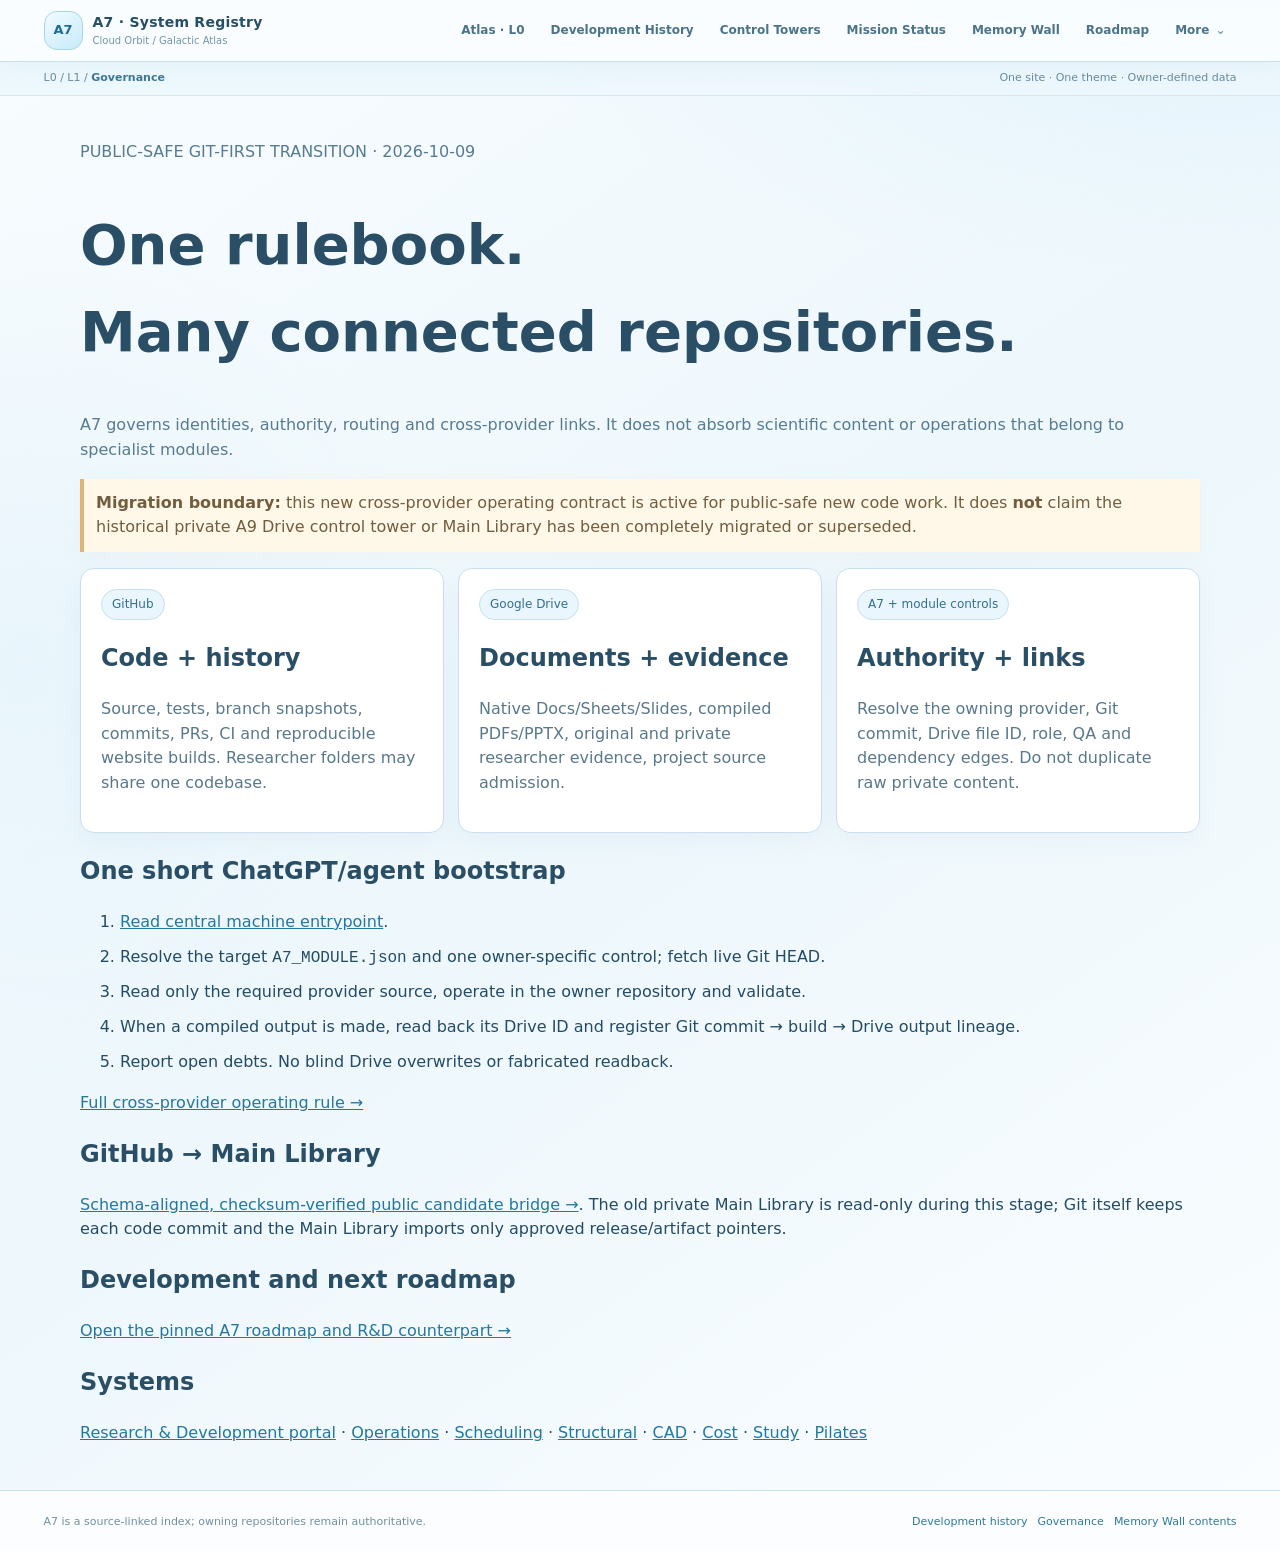
<file: site/governance.html>
<!doctype html><html lang="en"><head><meta charset="utf-8"><meta name="viewport" content="width=device-width,initial-scale=1"><title>A7 · Git + Drive control tower</title><style>body{margin:0;background:#081523;color:#ecf4fc;font:16px/1.55 system-ui,sans-serif}main{max-width:1120px;margin:auto;padding:28px}a{color:#8bd3fb}h1{font-size:clamp(2rem,5vw,3.5rem)}.dim{color:#a9bfcd}.cards{display:grid;grid-template-columns:repeat(auto-fit,minmax(255px,1fr));gap:14px}.card{padding:20px;border:1px solid #35526a;border-radius:14px;background:#10263b}.notice{border-left:4px solid #fac976;padding:12px;background:#1e2c38}header{padding:16px 24px;border-bottom:1px solid #35526a;display:flex;flex-wrap:wrap;justify-content:space-between;gap:12px}.tag{display:inline-block;padding:5px 10px;background:#163950;border:1px solid #48708d;border-radius:999px;font-size:12px}li{margin:10px 0}</style><meta name="theme-color" content="#eff8fc"><link rel="stylesheet" href="assets/sky-theme.css"><link rel="stylesheet" href="assets/a7-unified-theme.css">
<link rel="stylesheet" href="assets/a7-site-shell.css">
<script src="assets/a7-site-shell.js" defer></script>
</head><body class="standalone-page"><header><b>A7 / Unified control plane</b><nav><a href="./">← System graph</a> · <a href="control-towers.html">Control Tower Atlas</a></nav></header><main><p class="dim">PUBLIC-SAFE GIT-FIRST TRANSITION · 2026-10-09</p><h1>One rulebook.<br>Many connected repositories.</h1><p class="dim">A7 governs identities, authority, routing and cross-provider links. It does not absorb scientific content or operations that belong to specialist modules.</p><p class="notice"><strong>Migration boundary:</strong> this new cross-provider operating contract is active for public-safe new code work. It does <strong>not</strong> claim the historical private A9 Drive control tower or Main Library has been completely migrated or superseded.</p><div class="cards"><section class="card"><span class="tag">GitHub</span><h2>Code + history</h2><p>Source, tests, branch snapshots, commits, PRs, CI and reproducible website builds. Researcher folders may share one codebase.</p></section><section class="card"><span class="tag">Google Drive</span><h2>Documents + evidence</h2><p>Native Docs/Sheets/Slides, compiled PDFs/PPTX, original and private researcher evidence, project source admission.</p></section><section class="card"><span class="tag">A7 + module controls</span><h2>Authority + links</h2><p>Resolve the owning provider, Git commit, Drive file ID, role, QA and dependency edges. Do not duplicate raw private content.</p></section></div><h2>One short ChatGPT/agent bootstrap</h2><ol><li><a href="https://github.com/FabinGurung/JP_A7_System_Registry_and_Knowledge_Graph/blob/main/A9_GIT_DRIVE_BOOTSTRAP.json">Read central machine entrypoint</a>.</li><li>Resolve the target <code>A7_MODULE.json</code> and one owner-specific control; fetch live Git HEAD.</li><li>Read only the required provider source, operate in the owner repository and validate.</li><li>When a compiled output is made, read back its Drive ID and register Git commit → build → Drive output lineage.</li><li>Report open debts. No blind Drive overwrites or fabricated readback.</li></ol><p><a href="https://github.com/FabinGurung/JP_A7_System_Registry_and_Knowledge_Graph/blob/main/docs/A9_GIT_DRIVE_OPERATING_RULE.md">Full cross-provider operating rule →</a></p><h2>GitHub → Main Library</h2><p><a href="https://github.com/FabinGurung/JP_A7_System_Registry_and_Knowledge_Graph/blob/main/docs/MAIN_LIBRARY_GITHUB_BRIDGE.md">Schema-aligned, checksum-verified public candidate bridge →</a>. The old private Main Library is read-only during this stage; Git itself keeps each code commit and the Main Library imports only approved release/artifact pointers.</p><h2>Development and next roadmap</h2><p><a href="roadmap.html">Open the pinned A7 roadmap and R&D counterpart →</a></p><h2>Systems</h2><p><a href="https://fabingurung.github.io/JP_Research-and-Development/">Research &amp; Development portal</a> · <a href="https://github.com/FabinGurung/JP_Communication-Command-Centre-and-Resource-Hub">Operations</a> · <a href="https://github.com/FabinGurung/JP_Scheduling_Work_and_Resources_Management">Scheduling</a> · <a href="https://github.com/FabinGurung/JP_Structural_Analysis">Structural</a> · <a href="https://github.com/FabinGurung/JP_Computer-Aided-Drawings">CAD</a> · <a href="https://github.com/FabinGurung/JP_Cost_Estimation">Cost</a> · <a href="https://github.com/FabinGurung/JP_Study_Hub">Study</a> · <a href="https://github.com/FabinGurung/sumita-pilates-studio">Pilates</a></p></main><script src="assets/fluffy-rocket.js" defer></script>
</body></html>
</file>
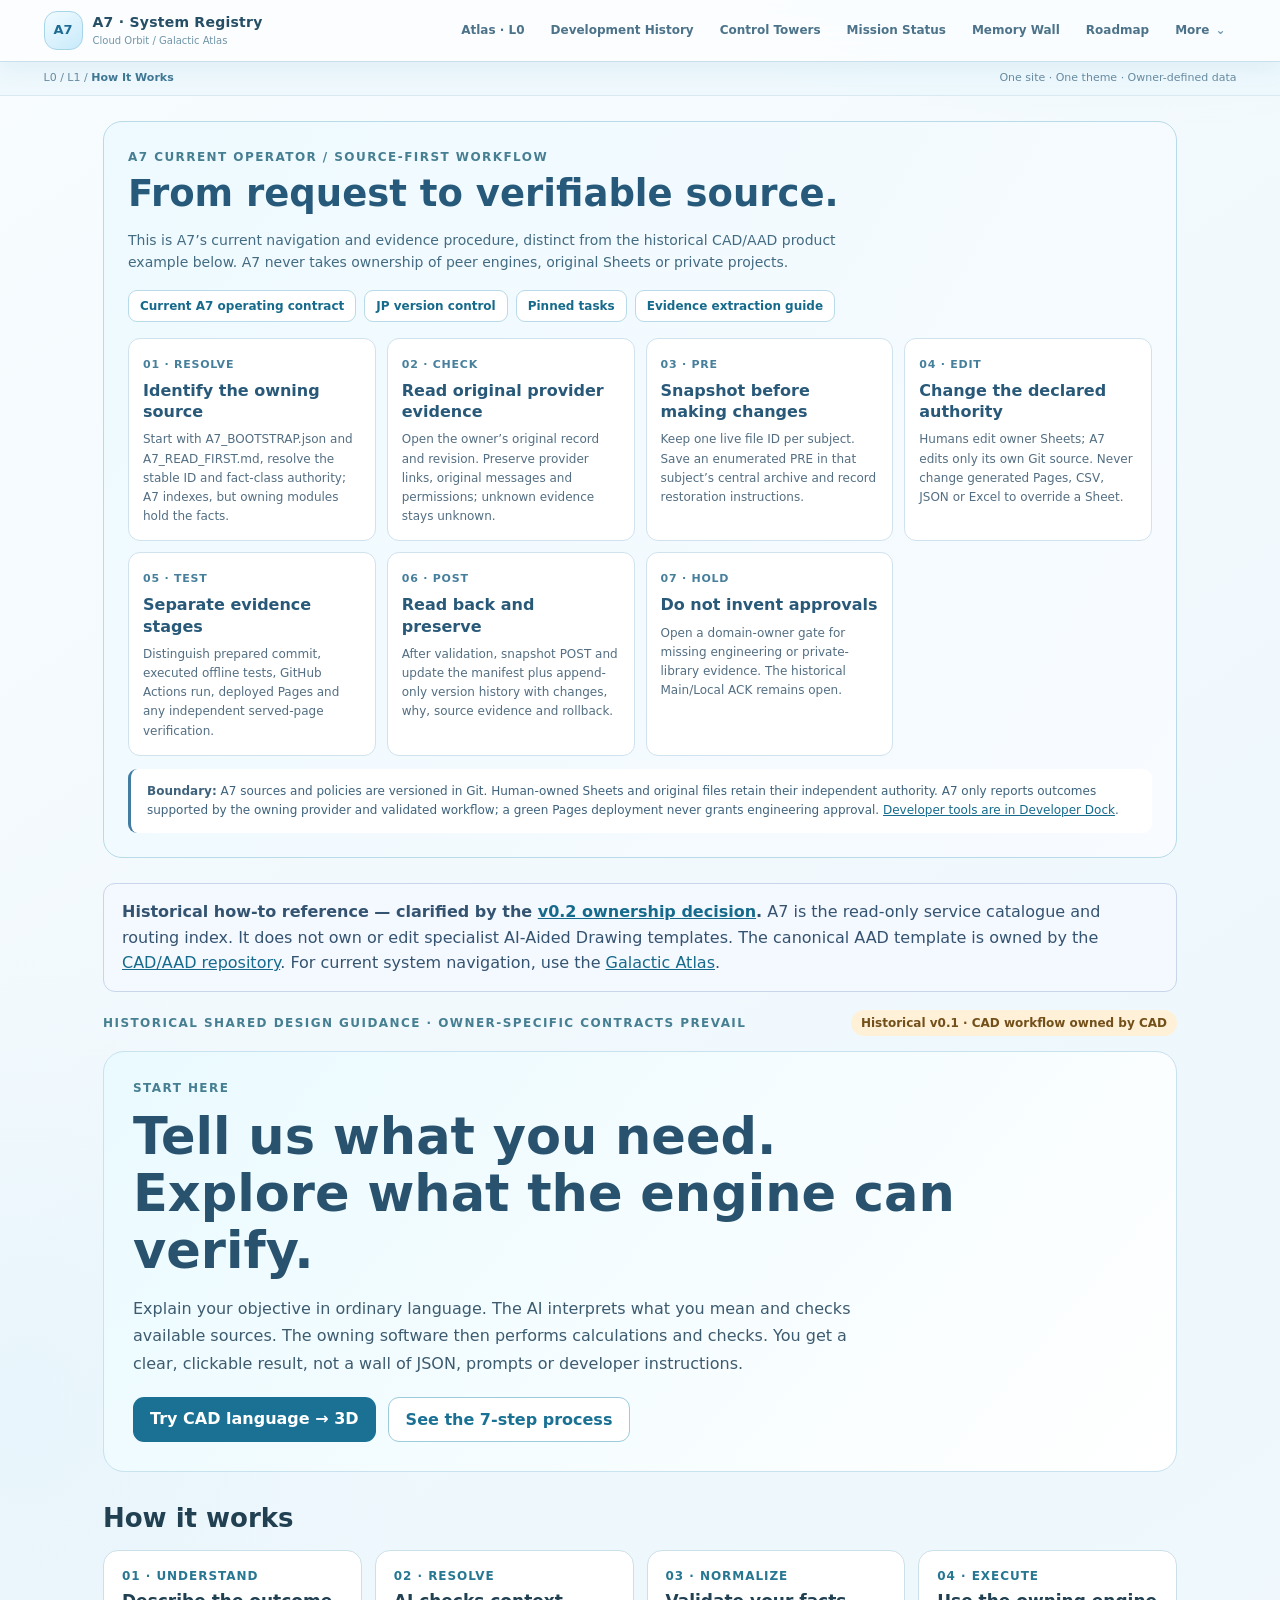
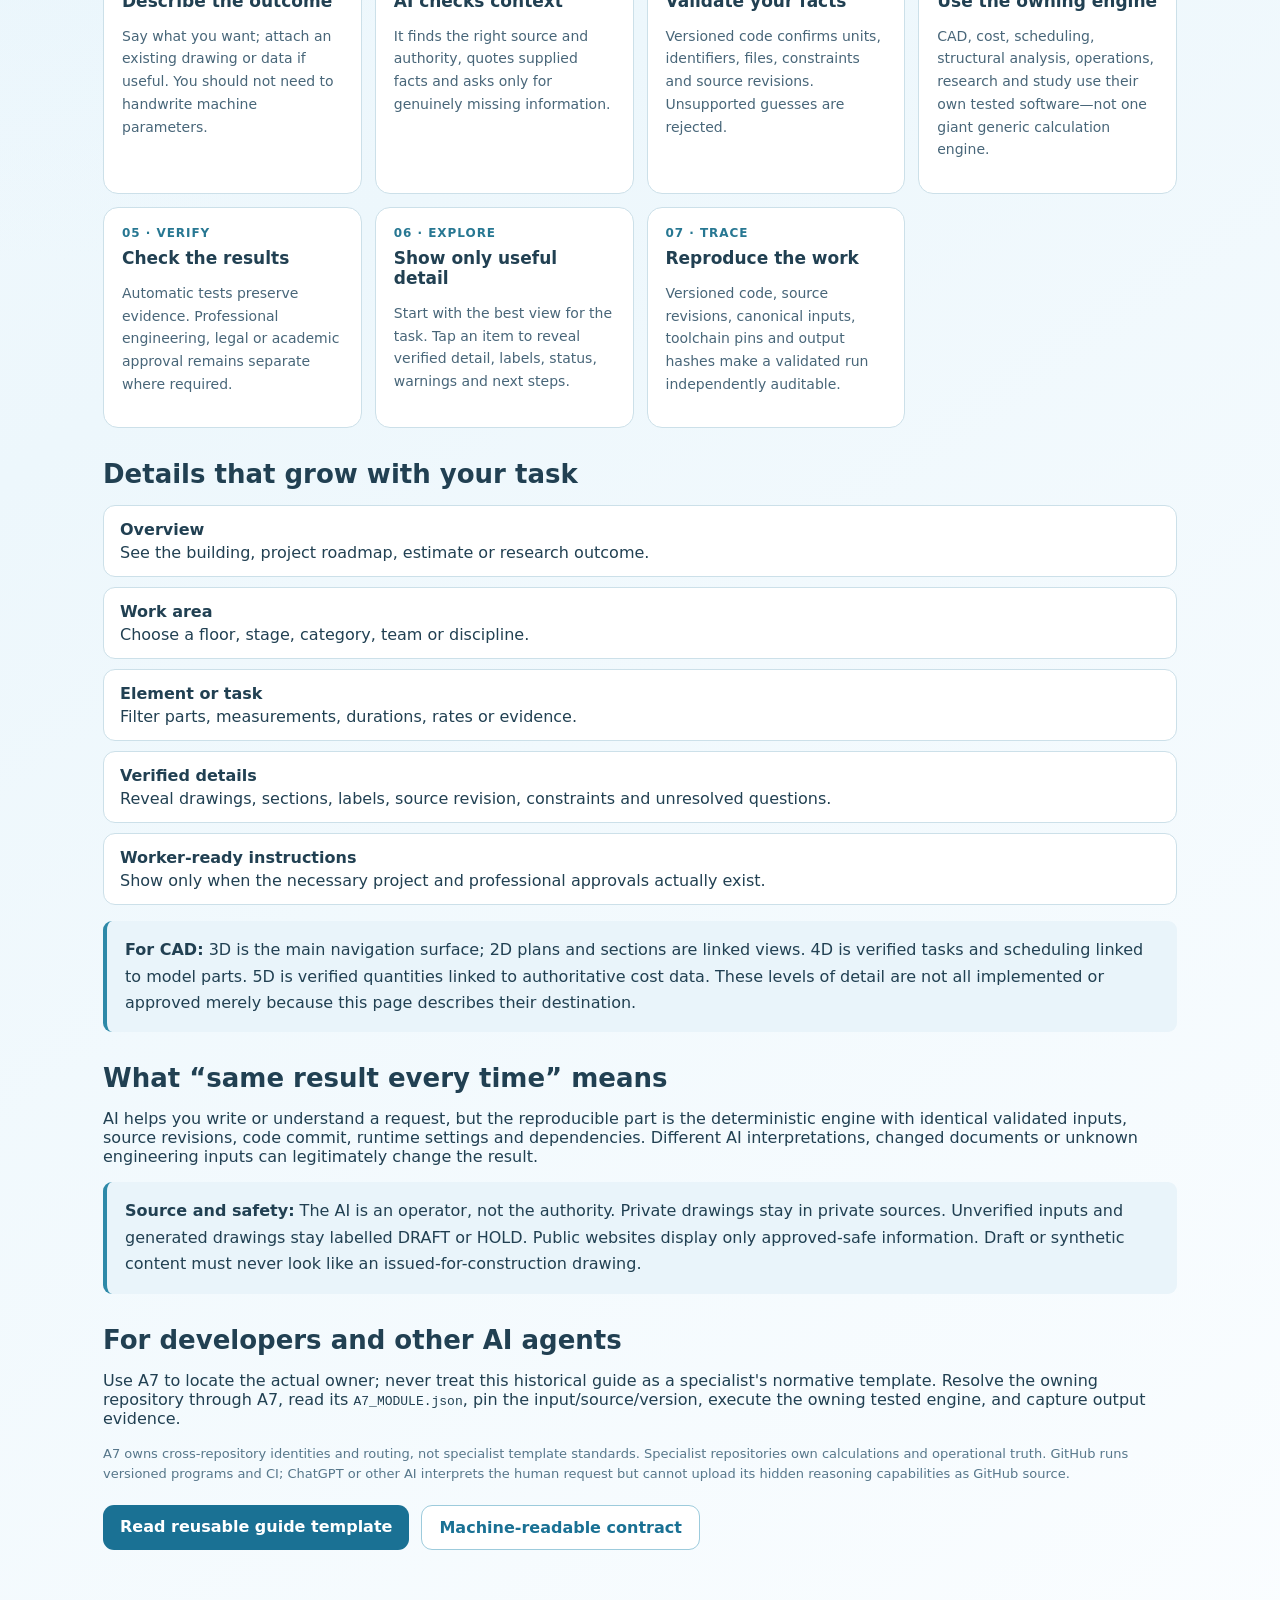
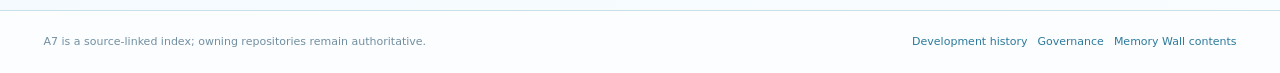
<file: site/how-it-works.html>
<!doctype html>
<html lang="en"><head><meta charset="utf-8"><meta name="viewport" content="width=device-width,initial-scale=1"><meta name="theme-color" content="#eff8fc">
<meta name="description" content="A7 current seven-step source-evidence operator workflow; historical CAD/AAD interaction example preserved separately.">
<title>How It Works · A7 Operator Workflow and Historical Product Reference</title>
<link rel="stylesheet" href="assets/styles.css"><link rel="stylesheet" href="assets/sky-theme.css">
<style>
.guide-shell{max-width:1110px;margin:0 auto;padding:25px 18px 60px;color:#214052}
.guide-top{display:flex;justify-content:space-between;gap:15px;align-items:center;flex-wrap:wrap;margin-bottom:15px}
.guide-top a,.guide-shell a{color:#166a8c}
.guide-hero{padding:29px;background:linear-gradient(130deg,#eafaff,#fff);border:1px solid #c8e2ef;border-radius:21px}
.guide-kicker{font-size:12px;letter-spacing:.12em;text-transform:uppercase;color:#477f92;font-weight:800}
.guide-hero h1{font-size:clamp(30px,4.6vw,51px);line-height:1.12;margin:13px 0}
.guide-hero p{max-width:750px;line-height:1.7;font-size:16px;color:#3d5b6f}
.guide-buttons{display:flex;gap:12px;flex-wrap:wrap;margin-top:20px}
.guide-buttons a{display:inline-block;padding:12px 17px;border-radius:11px;background:#1a7194;color:white;text-decoration:none;font-weight:700}
.guide-buttons a.secondary{background:white;color:#1a7194;border:1px solid #9dcbdc}
.guide-grid{display:grid;grid-template-columns:repeat(auto-fit,minmax(240px,1fr));gap:13px;margin:17px 0}
.guide-card{background:#fff;border:1px solid #cce0e9;border-radius:15px;padding:18px}
.guide-card h3{font-size:17px;margin:0 0 9px}
.guide-card p{line-height:1.62;color:#486679;font-size:14px}
.guide-step{font-size:12px;font-weight:800;letter-spacing:.08em;color:#277792;margin:0 0 8px}
.guide-section{margin-top:31px}.guide-section h2{font-size:26px;margin:0 0 13px}
.guide-note{border-left:4px solid #2d89a8;background:#e9f4fa;padding:16px 18px;border-radius:9px;line-height:1.65}
.guide-status{display:inline-block;border-radius:20px;background:#fff0d8;color:#73501a;padding:6px 10px;font-size:12px;font-weight:750}
.guide-mini{color:#57778b;font-size:13px;line-height:1.6}
.guide-outline{list-style:none;padding:0;display:grid;gap:10px}
.guide-outline li{background:white;border:1px solid #cce0e9;border-radius:12px;padding:14px 16px}
.guide-outline strong{display:block;margin-bottom:4px}
.a7-operator-current{padding:24px;margin:0 0 25px;border:1px solid #b9dbe8;border-radius:19px;background:linear-gradient(120deg,#eefaff,#f8fbff)}
.a7-oper-lead h2{font-size:clamp(25px,3.1vw,37px);line-height:1.15;margin:8px 0;color:#27597a}
.a7-oper-lead p{color:#436b82;font-size:14px;line-height:1.6;max-width:760px}
.a7-oper-jumps{display:flex;flex-wrap:wrap;gap:8px;margin:16px 0}
.a7-oper-jumps a{display:inline-block;background:white;border:1px solid #b9dae8;border-radius:9px;padding:8px 11px;text-decoration:none;font-size:12px;font-weight:750}
.a7-oper-grid{display:grid;grid-template-columns:repeat(auto-fit,minmax(215px,1fr));gap:11px}
.a7-oper-step{background:#fff;border:1px solid #d0e2ed;border-radius:12px;padding:14px;min-width:0}
.a7-oper-step span{font-size:11px;font-weight:800;letter-spacing:.07em;color:#467f9c}
.a7-oper-step h3{font-size:16px;color:#295979;line-height:1.33;margin:8px 0}
.a7-oper-step p{font-size:12px;color:#536e82;line-height:1.6;margin:0}
.a7-oper-boundary{margin-top:13px;padding:13px 16px;background:#fff;border-left:3px solid #427da1;border-radius:9px;font-size:12px;line-height:1.6;color:#3e627c}
@media(max-width:600px){.guide-hero{padding:21px}.a7-operator-current{padding:16px}.a7-oper-grid{grid-template-columns:1fr}}
</style><link rel="stylesheet" href="assets/a7-unified-theme.css">
<link rel="stylesheet" href="assets/a7-site-shell.css">
<script src="assets/a7-site-shell.js" defer></script>
</head>
<body><div class="noise"></div><header class="topbar"><a class="brand" href="./" aria-label="A7 home"><span class="brand-mark">A7</span><span><strong>System Registry</strong><small>Knowledge Graph & Routing</small></span></a><nav class="top-actions" aria-label="Primary navigation"><a class="ws-pinned-link" href="./">Home</a><a class="ws-pinned-link" href="control-towers.html">Control Towers</a><a class="ws-pinned-link" href="roadmap.html">Roadmap</a></nav></header>
<main class="guide-shell"><section class="a7-operator-current" id="a7-operator-quickstart" aria-labelledby="a7OperatorTitle">
 <div class="a7-oper-lead"><span class="guide-kicker">A7 CURRENT OPERATOR / SOURCE-FIRST WORKFLOW</span><h2 id="a7OperatorTitle">From request to verifiable source.</h2>
 <p>This is A7’s current navigation and evidence procedure, distinct from the historical CAD/AAD product example below. A7 never takes ownership of peer engines, original Sheets or private projects.</p>
 <nav class="a7-oper-jumps" aria-label="Current A7 operator references">
  <a href="https://github.com/FabinGurung/JP_A7_System_Registry_and_Knowledge_Graph/blob/main/A7_READ_FIRST.md">Current A7 operating contract</a>
  <a href="https://github.com/FabinGurung/JP_A7_System_Registry_and_Knowledge_Graph/blob/main/docs/JP_A7_VERSION_CONTROL_READ_FIRST.md">JP version control</a>
  <a href="roadmap.html#roadmap-pinned">Pinned tasks</a>
  <a href="memory-wall.html#extraction-retrieval">Evidence extraction guide</a>
 </nav></div>
 <div class="a7-oper-grid" aria-label="Seven current A7 operator steps">
 <article class="a7-oper-step"><span>01 · RESOLVE</span><h3>Identify the owning source</h3><p>Start with A7_BOOTSTRAP.json and A7_READ_FIRST.md, resolve the stable ID and fact-class authority; A7 indexes, but owning modules hold the facts.</p></article>
<article class="a7-oper-step"><span>02 · CHECK</span><h3>Read original provider evidence</h3><p>Open the owner’s original record and revision. Preserve provider links, original messages and permissions; unknown evidence stays unknown.</p></article>
<article class="a7-oper-step"><span>03 · PRE</span><h3>Snapshot before making changes</h3><p>Keep one live file ID per subject. Save an enumerated PRE in that subject’s central archive and record restoration instructions.</p></article>
<article class="a7-oper-step"><span>04 · EDIT</span><h3>Change the declared authority</h3><p>Humans edit owner Sheets; A7 edits only its own Git source. Never change generated Pages, CSV, JSON or Excel to override a Sheet.</p></article>
<article class="a7-oper-step"><span>05 · TEST</span><h3>Separate evidence stages</h3><p>Distinguish prepared commit, executed offline tests, GitHub Actions run, deployed Pages and any independent served-page verification.</p></article>
<article class="a7-oper-step"><span>06 · POST</span><h3>Read back and preserve</h3><p>After validation, snapshot POST and update the manifest plus append-only version history with changes, why, source evidence and rollback.</p></article>
<article class="a7-oper-step"><span>07 · HOLD</span><h3>Do not invent approvals</h3><p>Open a domain-owner gate for missing engineering or private-library evidence. The historical Main/Local ACK remains open.</p></article>
 </div>
 <div class="a7-oper-boundary" role="note"><strong>Boundary:</strong> A7 sources and policies are versioned in Git. Human-owned Sheets and original files retain their independent authority. A7 only reports outcomes supported by the owning provider and validated workflow; a green Pages deployment never grants engineering approval. <a href="developer-dock.html">Developer tools are in Developer Dock</a>.</div>
 </section><aside role="note" style="border:1px solid #c8d5eb;background:#f4f8ff;border-radius:12px;padding:15px 18px;margin-bottom:18px;color:#345370;line-height:1.6"><strong>Historical how-to reference — clarified by the <a href="https://github.com/FabinGurung/JP_A7_System_Registry_and_Knowledge_Graph/blob/main/registry/decisions/ai-aided-guide-ownership-resolution.v0.2.json">v0.2 ownership decision</a>.</strong> A7 is the read-only service catalogue and routing index. It does not own or edit specialist AI-Aided Drawing templates. The canonical AAD template is owned by the <a href="https://github.com/FabinGurung/JP_Computer-Aided-Drawings/tree/main/governance/aad">CAD/AAD repository</a>. For current system navigation, use the <a href="./">Galactic Atlas</a>.</aside><div class="guide-top"><span class="guide-kicker">Historical shared design guidance · owner-specific contracts prevail</span><span class="guide-status">Historical v0.1 · CAD workflow owned by CAD</span></div>
<section class="guide-hero"><div class="guide-kicker">Start here</div><h1>Tell us what you need.<br>Explore what the engine can verify.</h1><p>Explain your objective in ordinary language. The AI interprets what you mean and checks available sources. The owning software then performs calculations and checks. You get a clear, clickable result, not a wall of JSON, prompts or developer instructions.</p>
<div class="guide-buttons"><a href="https://fabingurung.github.io/JP_Computer-Aided-Drawings/cad/brief/">Try CAD language → 3D</a><a class="secondary" href="#how">See the 7-step process</a></div>
</section>
<section class="guide-section" id="how"><h2>How it works</h2><div class="guide-grid">
<article class="guide-card"><div class="guide-step">01 · UNDERSTAND</div><h3>Describe the outcome</h3><p>Say what you want; attach an existing drawing or data if useful. You should not need to handwrite machine parameters.</p></article>
<article class="guide-card"><div class="guide-step">02 · RESOLVE</div><h3>AI checks context</h3><p>It finds the right source and authority, quotes supplied facts and asks only for genuinely missing information.</p></article>
<article class="guide-card"><div class="guide-step">03 · NORMALIZE</div><h3>Validate your facts</h3><p>Versioned code confirms units, identifiers, files, constraints and source revisions. Unsupported guesses are rejected.</p></article>
<article class="guide-card"><div class="guide-step">04 · EXECUTE</div><h3>Use the owning engine</h3><p>CAD, cost, scheduling, structural analysis, operations, research and study use their own tested software—not one giant generic calculation engine.</p></article>
<article class="guide-card"><div class="guide-step">05 · VERIFY</div><h3>Check the results</h3><p>Automatic tests preserve evidence. Professional engineering, legal or academic approval remains separate where required.</p></article>
<article class="guide-card"><div class="guide-step">06 · EXPLORE</div><h3>Show only useful detail</h3><p>Start with the best view for the task. Tap an item to reveal verified detail, labels, status, warnings and next steps.</p></article>
<article class="guide-card"><div class="guide-step">07 · TRACE</div><h3>Reproduce the work</h3><p>Versioned code, source revisions, canonical inputs, toolchain pins and output hashes make a validated run independently auditable.</p></article>
</div></section>
<section class="guide-section"><h2>Details that grow with your task</h2>
<ul class="guide-outline"><li><strong>Overview</strong>See the building, project roadmap, estimate or research outcome.</li><li><strong>Work area</strong>Choose a floor, stage, category, team or discipline.</li><li><strong>Element or task</strong>Filter parts, measurements, durations, rates or evidence.</li><li><strong>Verified details</strong>Reveal drawings, sections, labels, source revision, constraints and unresolved questions.</li><li><strong>Worker-ready instructions</strong>Show only when the necessary project and professional approvals actually exist.</li></ul>
<div class="guide-note"><strong>For CAD:</strong> 3D is the main navigation surface; 2D plans and sections are linked views. 4D is verified tasks and scheduling linked to model parts. 5D is verified quantities linked to authoritative cost data. These levels of detail are not all implemented or approved merely because this page describes their destination.</div></section>
<section class="guide-section"><h2>What “same result every time” means</h2><p>AI helps you write or understand a request, but the reproducible part is the deterministic engine with identical validated inputs, source revisions, code commit, runtime settings and dependencies. Different AI interpretations, changed documents or unknown engineering inputs can legitimately change the result.</p>
<p class="guide-note"><strong>Source and safety:</strong> The AI is an operator, not the authority. Private drawings stay in private sources. Unverified inputs and generated drawings stay labelled DRAFT or HOLD. Public websites display only approved-safe information. Draft or synthetic content must never look like an issued-for-construction drawing.</p></section>
<section class="guide-section" id="builders"><h2>For developers and other AI agents</h2><p>Use A7 to locate the actual owner; never treat this historical guide as a specialist's normative template. Resolve the owning repository through A7, read its <code>A7_MODULE.json</code>, pin the input/source/version, execute the owning tested engine, and capture output evidence.</p>
<p class="guide-mini">A7 owns cross-repository identities and routing, not specialist template standards. Specialist repositories own calculations and operational truth. GitHub runs versioned programs and CI; ChatGPT or other AI interprets the human request but cannot upload its hidden reasoning capabilities as GitHub source.</p>
<div class="guide-buttons"><a href="https://github.com/FabinGurung/JP_A7_System_Registry_and_Knowledge_Graph/blob/main/docs/AI_AIDED_PRODUCT_GUIDE_TEMPLATE_v0.1.md">Read reusable guide template</a><a class="secondary" href="https://github.com/FabinGurung/JP_A7_System_Registry_and_Knowledge_Graph/blob/main/policies/global/ai-aided-product-guide.v0.1.json">Machine-readable contract</a></div></section>
</main><script src="assets/fluffy-rocket.js" defer></script>
</body></html>
</file>
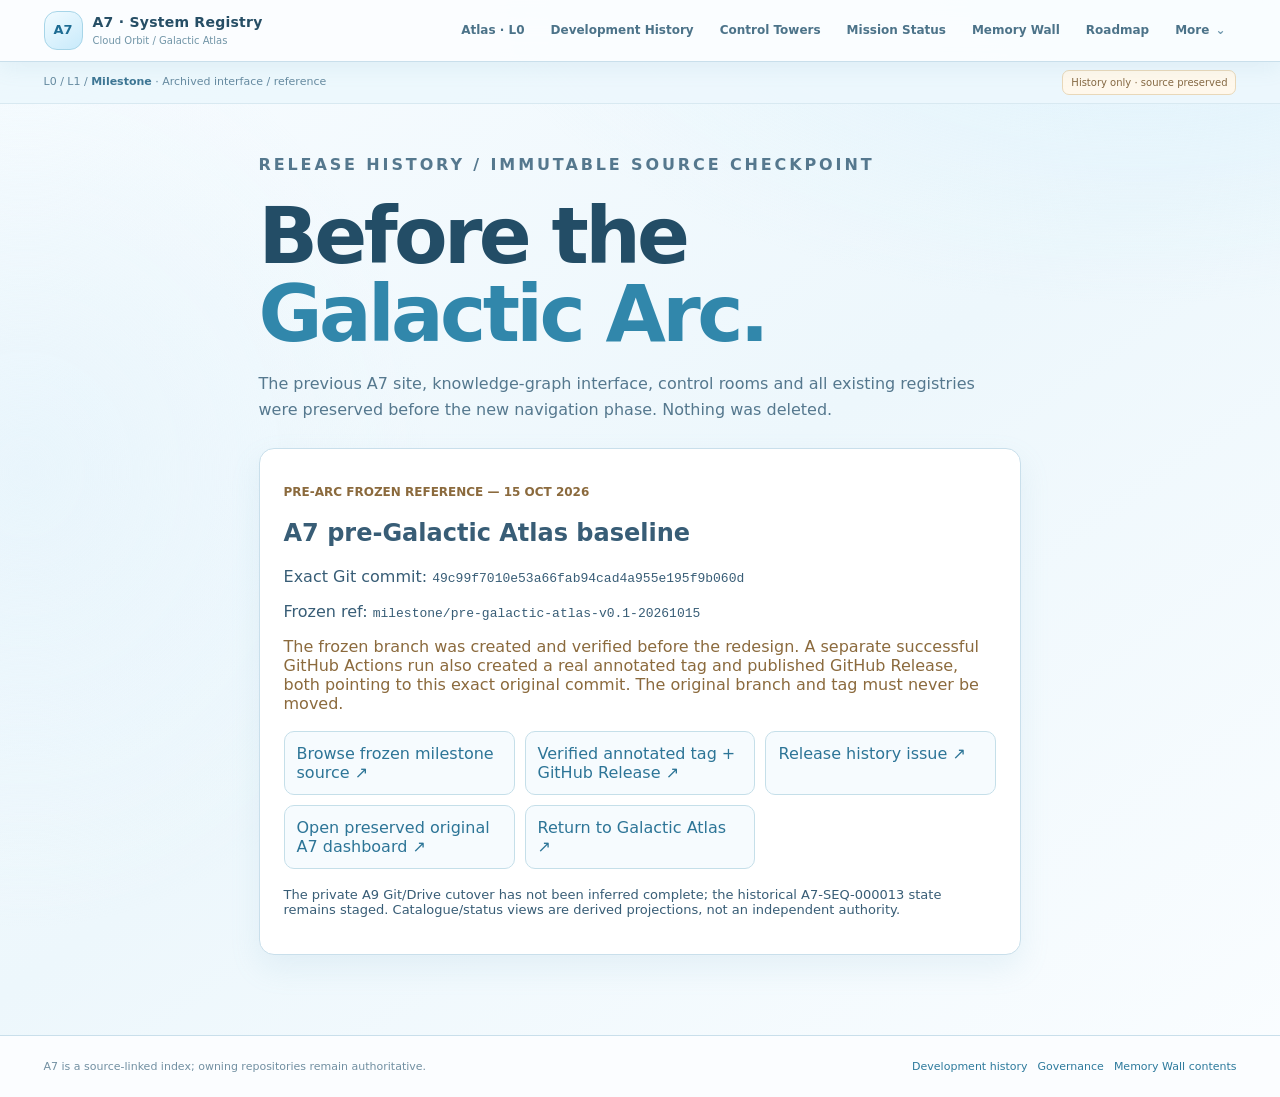
<file: site/milestone.html>
<!doctype html><html lang="en"><head><meta charset="utf-8"><meta name="viewport" content="width=device-width,initial-scale=1"><meta name="theme-color" content="#eff8fc"><title>A7 · Milestone before the Galactic Arc</title><link rel="stylesheet" href="assets/styles.css"><link rel="stylesheet" href="assets/sky-theme.css"><link rel="stylesheet" href="assets/galactic-atlas.css"><link rel="stylesheet" href="assets/a7-unified-theme.css">
<link rel="stylesheet" href="assets/a7-site-shell.css">
<script src="assets/a7-site-shell.js" defer></script>
</head>
<body class="galactic-arc"><main class="galaxy-shell" style="max-width:850px;min-height:90vh">
<div class="galaxy-intro"><p class="arc-kicker">RELEASE HISTORY / IMMUTABLE SOURCE CHECKPOINT</p><h1>Before the<br><em>Galactic Arc.</em></h1><p>The previous A7 site, knowledge-graph interface, control rooms and all existing registries were preserved before the new navigation phase. Nothing was deleted.</p></div>
<div class="reveal-panel" style="padding:24px">
<p style="color:#d9b78a;font-size:12px;font-weight:800">PRE-ARC FROZEN REFERENCE — 15 OCT 2026</p>
<h2 style="color:#e6f7ff">A7 pre-Galactic Atlas baseline</h2>
<p style="color:#a8c6d6">Exact Git commit: <code>49c99f7010e53a66fab94cad4a955e195f9b060d</code></p>
<p style="color:#a8c6d6">Frozen ref: <code>milestone/pre-galactic-atlas-v0.1-20261015</code></p>
<p style="color:#d9b78a">The frozen branch was created and verified before the redesign. A separate successful GitHub Actions run also created a real annotated tag and published GitHub Release, both pointing to this exact original commit. The original branch and tag must never be moved.</p>
<div class="archive-links">
<a href="https://github.com/FabinGurung/JP_A7_System_Registry_and_Knowledge_Graph/tree/milestone/pre-galactic-atlas-v0.1-20261015" target="_blank" rel="noopener noreferrer">Browse frozen milestone source ↗</a>
<a href="https://github.com/FabinGurung/JP_A7_System_Registry_and_Knowledge_Graph/releases/tag/a7/pre-galactic-atlas-v0.1.0" target="_blank" rel="noopener noreferrer">Verified annotated tag + GitHub Release ↗</a><a href="https://github.com/FabinGurung/JP_A7_System_Registry_and_Knowledge_Graph/issues/31" target="_blank" rel="noopener noreferrer">Release history issue ↗</a>
<a href="legacy-overview.html">Open preserved original A7 dashboard ↗</a>
<a href="./">Return to Galactic Atlas ↗</a>
</div>
<p style="color:#95b5c7;font-size:13px">The private A9 Git/Drive cutover has not been inferred complete; the historical A7-SEQ-000013 state remains staged. Catalogue/status views are derived projections, not an independent authority.</p>
</div></main><script src="assets/fluffy-rocket.js" defer></script>
</body></html>
</file>
<file: site/assets/sky-theme.css>
/*
 * A7 Sky Mist theme · governed visual layer · 2026-10-09
 * Calming light/sky blue palette. Presentation only; never edits authority data.
 * This stylesheet MUST load after all existing page CSS (including standalone inline styles).
 */
:root{
  color-scheme:light;
  --bg:#eff8fc;--bg2:#e8f5fb;
  --panel:#ffffffed;--panel2:#f7fcff;
  --line:#d1e4ee;--line2:#b8d3e1;
  --text:#243e52;--muted:#59768b;
  --violet:#6d75b9;--cyan:#197fa6;--blue:#267eac;
  --amber:#9a6a28;--green:#257b69;--pink:#b46c93;--danger:#b65d66;
  --shadow:0 16px 46px #6597ae18;--radius:18px;
}
html{background:#edf8fc;color-scheme:light}
body{
  color:var(--text);
  background:
    radial-gradient(900px 520px at 78% -140px,#a9dcf16b,transparent 70%),
    radial-gradient(740px 490px at 2% 22%,#d3ecfaad,transparent 65%),
    linear-gradient(145deg,#f3fbfe 0%,#eaf5fc 48%,#f6fcff 100%);
}
.noise{opacity:.025;mix-blend-mode:multiply}
a{color:#16648b}
a:hover{color:#0d5174}
:focus-visible{outline:3px solid #3598c1;outline-offset:3px}
.topbar{background:#f8fcffed;border-bottom:1px solid #cbdfea;box-shadow:0 3px 20px #82acc20e}
.brand-mark{
  color:#18577c;border-color:#9bcde4;
  background:linear-gradient(145deg,#e5f6ff,#b9e4f5);
  box-shadow:inset 0 0 16px #9dd8f266,0 5px 15px #7fb3ca26;
}
.brand strong{color:#28495f}
.brand small,.muted,.hint,.eyebrow,.kicker{color:#638096}
.ghost-link,.icon-button{background:#fff;color:#345a72;border-color:#bfd7e5}
.ghost-link:hover,.icon-button:hover{background:#e4f4fc}
.status-pill{background:#e5f5ed;color:#25735b;border-color:#a8d4bf}
.status-pill i{background:#359d78;box-shadow:0 0 8px #70ba97}
.hero h1,.ws-hero h1{color:#24465d}
.hero h1 span,.ws-hero h1 span{
  color:transparent;
  background:linear-gradient(90deg,#2679ac,#3e95ba 62%,#5b8b97);
  background-clip:text;-webkit-background-clip:text;
}
.hero-copy,.ws-hero>p:not(.eyebrow){color:#57748a}
.orbit{border-color:#9cc9db99}
.orbit-a:before{background:#4b9ec0;box-shadow:0 0 14px #7abfdd}
.orbit-b:after{background:#8b9dc5;box-shadow:0 0 14px #bbc8e2}
.core{background:#f9fdff;color:#27709a;border-color:#a3cfe0;box-shadow:0 0 34px #80c2de66,0 0 0 16px #b3e0f255}
.metric,.panel,.module-card,.route-card,.arch-node,.rule-chain span{
  background:#ffffffed;border-color:#cfe2ed;box-shadow:0 7px 22px #91bacd14;
}
.metric strong{color:#2e6687}
.metric span{color:#587a90}
.tabs{background:#e7f3fbe8;border-color:#c8dfeb;box-shadow:0 6px 18px #95bdcf26}
.tab{color:#56738b}
.tab:hover{background:#d9ecf7;color:#315973}
.tab.active{background:#fff;color:#26749c;box-shadow:inset 0 0 0 1px #a8d3e7,0 3px 8px #91bace24}
.panel h2,.section-head h2,.routing-head h2{color:#2d5269}
.text-button{color:#277aa5}
.arch-node.control{border-color:#a6c9dd;box-shadow:0 0 18px #a6c9dd2a}
.arch-node.profile{border-color:#b8c9e1}
.arch-node.module{border-left-color:#4c9bbb}
.arch-node.repo{border-left-color:#76a6d0}
.arch-node strong,.module-card h3{color:#2c526d}
.arch-node small,.module-card p{color:#6c8396}
.module-card .module-dot{background:#438fb7;box-shadow:0 0 11px #b1d9e8}
.module-card.knowledge .module-dot{background:#a984b8;box-shadow:0 0 10px #d7c8e2}
.module-card a{color:#2a7eaa}
.authority-rule{background:linear-gradient(145deg,#eff8fe,#e8f2fc)}
.authority-rule>p:not(.kicker){color:#57748b}
.rule-chain b{color:#6680b2}
.workspace{border-color:#c9dee9;background:#f8fcff;box-shadow:var(--shadow)}
.workspace-tools,.inspector{background:#f7fbff;border-color:#d0e3ee}
.workspace-tools hr{border-color:#dceaf1}
.workspace-tools h3,.inspector h3{color:#2d536b}
.filter-item{color:#526c80}
.filter-item input{accent-color:#347d9f}
.wide-button{background:#dbf0fa;border-color:#b0d3e5;color:#216688}
.wide-button:hover{background:#c9e9f8}
.wide-button.secondary{background:#fff;color:#537187;border-color:#cbdee8}
.canvas-wrap{
  background:
    linear-gradient(#d9eaf350 1px,transparent 1px),
    linear-gradient(90deg,#d9eaf350 1px,transparent 1px),
    radial-gradient(circle at 50% 43%,#fafdff,#e5f3fa 85%);
  background-size:28px 28px,28px 28px,auto;
}
.canvas-label{color:#799cb0}
.inspector .muted,.inspect-row b{color:#698497}
.inspector a{color:#177ca6}
.inspect-type{border-color:#bcd8e7;background:#edf8fc;color:#47748b}
.inspect-row{border-top-color:#d8e8f1}
.inspect-row span{color:#3a5c73}
.routing-head p{color:#6c8194}
.select-wrap{color:#5e7c91}
.select-wrap select,.filter-input{background:#fff;border-color:#bdd7e5;color:#2c5269}
.route-flow{color:#648096}
.route-flow span{background:#fff;border-color:#cadee9}
.route-flow b{color:#5a90b2}
.route-card:before{background:linear-gradient(90deg,#5ba7c8,transparent)}
.route-card .fact{color:#307fa4}
.route-card dt{color:#718da2}
.route-card dd{color:#3c5a70}
.route-card a{color:#267da4}
.matrix-wrap th,.data-table th{background:#e8f3fa;color:#4b728a}
.matrix-wrap td,.data-table td,.matrix-wrap th,.data-table th{border-bottom-color:#d5e5ef}
.route-ok{color:#247b63}
.route-unknown{color:#697fac}
.materiality{border-color:#d5dfe7;color:#4c6378;background:#f7fbfe}
.materiality.safety{border-color:#ecc5c6;background:#fff1f0;color:#a94e5a}
.pipeline-box,.checksum,.code-block{background:#f6fbfe;border-color:#c9e0eb}
.pipeline-box strong,.checksum b{color:#345b71}
.pipeline-box span,.checksum code{color:#678599}
.pipeline-arrow{color:#598fb4}
.code-block{color:#2c6c8d}
.provenance dt{color:#64879b}
.provenance dd{color:#34586f}
.search-overlay{background:#c8dfeab8}
.search-modal{background:#fbfdff;border-color:#b7d1e0;box-shadow:0 18px 50px #608fa744}
.search-line{border-color:#d2e3ed}
.search-line input{color:#243e52}
.search-line kbd{border-color:#bfd7e4;color:#54788d}
.search-result:hover,.search-result.active{background:#e5f3fa}
.search-result strong{color:#2c4d63}
.search-result small{color:#6b8495}
.result-type{color:#2b7da8}
footer{border-top-color:#d2e5ef;color:#758c9f}
footer strong{color:#547186}
.error-card{border-color:#edc8c4;background:#fff4f2;color:#9d4e4b}
/* Pinned strategy workspace */
.ws-pinned-link,.tabs .ws-tab-link{
  background:#e3f2fc;border-color:#acd6eb;color:#256888;
}
.ws-pinned-link:hover,.tabs .ws-tab-link:hover{background:#d5ebf9}
.ws-home-pin,.ws-principle{
  background:linear-gradient(105deg,#e8f6fd,#f7fbff);
  border-color:#bddcea;box-shadow:0 9px 24px #9ac7da24;
}
.ws-home-pin b,.ws-principle h2{color:#2f627e}
.ws-home-pin p,.ws-principle p:last-child{color:#5e7c90}
.ws-home-pin a,.ws-headlinks a{
  background:#fff;color:#29769d;border-color:#a8d5e7;
}
.ws-a7-orb{background:#e4f6fc;color:#277ca7;border-color:#a1d3e8;box-shadow:0 0 20px #afdeef99}
.ws-hero small{color:#688ea4}
.ws-section-heading h2{color:#2d536d}
.ws-section-heading p:last-child:not(.kicker){color:#627f92}
.ws-lane,.ws-panel,.ws-pipeline>div{background:#fff;border-color:#cbdfe9;box-shadow:0 5px 21px #8ab7cc1b}
.ws-index{color:#5287af}
.ws-lane-head h3,.ws-panel h3{color:#2b566e}
.ws-lane-head p,.ws-why,.ws-now p,.ws-gate p{color:#536e84}
.ws-state{border-color:#c8dce7}
.ws-live{background:#e7f5ee;border-color:#a6d6bd;color:#287b61}
.ws-export{background:#fff4e2;border-color:#e5c999;color:#906320}
.ws-planned{background:#edf0fc;border-color:#b6c8e9;color:#526fa2}
.ws-art{background:radial-gradient(circle,#eff9fe,#e2f1f9 90%);color:#317899;border-color:#d1e4ef}
.ws-now,.ws-gate{border-top-color:#dbe9f0}
.ws-now b,.ws-gate b{color:#4b84a4}
.ws-pipeline small{color:#5c82a6}
.ws-pipeline b{color:#31586d}
.ws-pipeline p,.ws-panel li,.ws-evidence>p{color:#667f92}
.ws-pipeline>span{color:#6096b7}
.ws-evidence-link{border-top-color:#d9e8ef}
.ws-evidence-link strong{color:#2d6784}
.ws-evidence-link span{color:#637f94}
.ws-evidence-link b{color:#3b8eaf}
.ws-footer-rule{background:#eaf6fd;border-color:#c5dce8}
.ws-footer-rule h2{color:#315a72}
.ws-footer-rule p{color:#5b798f}
.ws-footer-rule a{color:#267da4}
/* Other A7 pages (governance and roadmap) use historically inlined CSS.
   Only these page roots get the following standalone overrides. */
body.standalone-page{
  background:linear-gradient(140deg,#f5fcff,#eaf5fc 55%,#f5fbfe);
  color:#29465a;
}
.standalone-page header{
  background:#fafdffdf;border-bottom:1px solid #c9dfec;
  box-shadow:0 4px 20px #82bad122;
}
.standalone-page h1,.standalone-page h2,.standalone-page h3{color:#244960}
.standalone-page a{color:#24779f}
.standalone-page a:hover{color:#0d6084}
.standalone-page .dim,.standalone-page .eyebrow{color:#627d92}
.standalone-page .card,.standalone-page .metric{
  background:#fff;border:1px solid #c9e0ec;box-shadow:0 8px 26px #92b8cb1c;
}
.standalone-page .card p{color:#587589}
.standalone-page .card small{color:#347f94}
.standalone-page .tag{background:#e7f4fb;color:#376e90;border-color:#b7d9e9}
.standalone-page .notice{
  background:#fff8e9;border-left-color:#d8aa60;color:#735925;
  box-shadow:0 3px 17px #d1bf8d14;
}
.standalone-page .eyebrow{color:#557f97}
.standalone-page .metric strong{color:#2c7096}
@media(prefers-reduced-motion:reduce){
  .orbit{animation:none}
}

/* Compact, usable header on phones with all governance links preserved. */
@media(max-width:880px){
  .topbar{height:auto;min-height:64px;flex-wrap:wrap;gap:10px;padding-block:10px}
  .top-actions{flex:1 1 240px;flex-wrap:wrap;justify-content:flex-end;gap:7px}
  .tabs{position:static}
}
@media(max-width:520px){
  .top-actions{justify-content:flex-start}
  .ws-pinned-link{font-size:10px;padding:7px 10px}
  .hero{padding-top:32px}
  .status-pill{padding:6px 8px}
}
</file>
<file: site/assets/a7-unified-theme.css>
/* A7 Cloud Orbit 2026-10-20. Last-loaded site-only skin; presentation-only. */
:root{color-scheme:light!important;--a7-surface:#ffffff;--a7-bg:#f3faff;--a7-surface:#fff;--a7-tint:#eaf6fc;--a7-ink:#244b64;--a7-muted:#52758a;--a7-border:#c9dfeb;--a7-accent:#267fa8;
--bg:#f3faff;--bg2:#edf7fc;--panel:#fff;--panel2:#f8fcff;--line:#c9dfeb;--line2:#b6d5e5;--text:#244b64;--muted:#52758a;
--gx-bg:#f3faff;--gx-pane:#fff;--gx-line:#c9dfeb;--gx-text:#244b64;--gx-muted:#52758a;--gx-blue:#2b91b6;--gx-gold:#9b733b}
html{color-scheme:light!important;background:var(--a7-bg)!important}
body,body.galactic-arc,body.standalone-page{color:var(--a7-ink)!important;background:radial-gradient(1000px 560px at 89% -8%,#cfedfb88,transparent 70%),radial-gradient(600px 680px at 2% 43%,#e4f3fbad,transparent 67%),linear-gradient(145deg,#f8fcff 0%,#edf7fc 50%,#fafdff 100%)!important}
a{color:#1f7198}button,input,select,textarea{font-family:inherit}::selection{background:#c7edfa;color:#173c58}:focus-visible{outline:3px solid #2b8fb9!important;outline-offset:3px}
body .noise{mix-blend-mode:multiply;opacity:.018}
body .galaxy-stars{opacity:.18;background-image:radial-gradient(1.5px 1.5px at 20px 35px,#2b8fb980 99%,transparent),radial-gradient(1px 1px at 100px 130px,#7896d480 99%,transparent)!important}
body .topbar,body .galaxy-header,body .ct-top,body .wall-topbar,body.standalone-page header{background:#fafdffea!important;border-bottom:1px solid var(--a7-border)!important;color:var(--a7-ink)!important;box-shadow:0 4px 23px #6795b112!important;backdrop-filter:blur(13px)}
body .galaxy-header,body .topbar{z-index:30}
body .galaxy-logo,body .galaxy-logo strong,body .galaxy-topnav a,body .ct-logo,body .ct-top nav a,body .wall-topbar nav a{color:#28546e!important;text-shadow:none}
body .galaxy-logo small{color:#698ea3!important}
body .galaxy-mark,body .brand-mark{color:#1d6488!important;border-color:#a7d1e5!important;background:linear-gradient(145deg,#e8f8ff,#c3e6f7)!important;box-shadow:0 3px 14px #8cc2d33a!important}
body .galaxy-topnav a:hover,body .galaxy-topnav a.is-current,body .ct-top nav a:hover,body .ct-top nav a.current,body .wall-topbar nav a:hover,body .wall-topbar nav a.active{background:#dbf1fb!important;border-color:#b7d8e8!important;color:#1c6b90!important}
body .galaxy-topnav a.nav-source{border-color:#bddae8!important;color:#286f91!important;background:#fff}
body .galactic-arc a{color:#206c93}
body .galaxy-intro h1,body .ct-hero h1,body .wall-hero h1{color:#234d66!important;text-shadow:none;overflow-wrap:break-word}
body .galaxy-intro h1 em{color:#3187ab!important;-webkit-text-fill-color:currentColor;background:none!important}
body .galaxy-intro>p,body .galaxy-inspector>p,body .reveal-lead{color:#55788e}
body .arc-kicker,body .inspector-class,body .reveal-panel summary small{color:#9b723b}
body .pulse-dot{background:#f6be81;box-shadow:0 0 8px #e6a266}
body .arc-meta span{color:#477188;border:1px solid #c8e0ed;background:#fff}
body .map-stage,body .galaxy-inspector,body .reveal-panel,body .ct-workspace,body .ct-inspector,body .health-card,body .health-debt,body .tip,body .ws-lane,body .ws-panel{color:#294f67;background:#fff!important;border-color:var(--a7-border)!important;box-shadow:0 13px 30px #89b5ca24!important}
body .map-head,body .map-footer{color:#5c8095}
body .map-head{border-bottom-color:#d5e5ef}body .map-footer{border-top-color:#d5e5ef}body .map-label{color:#337e9f}
body .space-field{background:radial-gradient(ellipse 56% 46% at 50% 49%,#c2eaff69,transparent 90%),linear-gradient(#d7e9f37a 1px,transparent 1px),linear-gradient(90deg,#d7e9f37a 1px,transparent 1px),linear-gradient(#fafeff,#eef7fc)!important;background-size:auto,32px 32px,32px 32px,auto}
body .space-nebula{opacity:.6;background:radial-gradient(ellipse 16% 25% at 17% 32%,#add9f092,transparent 100%),radial-gradient(ellipse 27% 20% at 81% 78%,#bdddf6a0,transparent 100%),radial-gradient(ellipse 18% 30% at 65% 16%,#e3d6f59c,transparent)!important}
body .space-field:before{opacity:.32;background-image:radial-gradient(1px 1px at 35px 63px,#6caac5 99%,transparent),radial-gradient(1px 1px at 153px 126px,#93b6db 99%,transparent)}
body .orbit-ring{border-color:#8fc1d89c!important}
body .flight-lines line{stroke:#86bad4a6}body .flight-lines line.is-selected{stroke:#298cb4!important;filter:drop-shadow(0 0 3px #9edcf3)}
body .star-node{color:#35627b!important;text-shadow:0 1px 0 #fff!important}
body .star-node .star-planet{background:linear-gradient(140deg,#c4eaf9,#70b4d6)!important;border-color:#7cb4d3!important;color:#1f5576!important;box-shadow:inset -7px -9px 13px #3d8ab338,0 0 0 4px #fff8,0 5px 15px #6f9bb041!important}
body .star-node.star-hub .star-planet{background:radial-gradient(circle at 33% 23%,#fff,#a5dbf3 42%,#3987b4 94%)!important;border-color:#62afd1!important;color:#164d70!important;box-shadow:0 0 0 12px #8fd8ef26,0 0 0 26px #7db8d321,0 8px 30px #6ea9ca62!important}
body .star-node[data-zone="KNOWLEDGE"] .star-planet{background:linear-gradient(145deg,#efe8ff,#b4bee9)!important}
body .star-node[data-zone="ADJACENT"] .star-planet{background:linear-gradient(145deg,#e8f8eb,#9ed6c0)!important}
body .star-node[data-zone="ENGINEERING"][data-role="COST_ENGINE"] .star-planet{background:linear-gradient(145deg,#fff0ca,#f1bd80)!important}
body .star-node:hover .star-planet,body .star-node.is-selected .star-planet{transform:scale(1.13);box-shadow:0 0 0 5px #d4f0fb,0 6px 22px #5aa0c363!important}
body .star-node.is-selected .star-name{color:#1a638e!important}
body .planet-loading{color:#567b91}
body .galaxy-inspector h2,body .reveal-panel summary,body .owner-flow div{color:#274f68!important}
body .inspector-topline,body .domain-boundary span{color:#6b8598}
body .signal-tag{background:#e1f5eb;color:#247b63;border-color:#abdbc2}
body .inspector-emblem{background:linear-gradient(135deg,#eafaff,#aedbed)!important;color:#28658d!important;border-color:#9ecce2!important;box-shadow:0 7px 22px #99bccd48!important}
body .domain-boundary{background:#f4faff;border-color:#d1e4ef}body .domain-boundary strong{color:#2d5f78}
body .inspector-links a{background:#287eaa!important;color:#fff!important;border-color:#287eaa!important}
body .inspector-links a+a{background:#f3faff!important;color:#2d6a8c!important;border-color:#b8d9e9!important}
body .more-links a{background:#f4fbff;color:#2b6b89;border-color:#d0e5ef}
body .galaxy-inspector p.inspector-caveat{color:#748da0;border-color:#d9e6ef}
body .reveal-panel summary{border-color:#d6e8f0!important}body .reveal-panel summary .chevron{color:#488fb1}
body .owner-flow div{background:#f4faff;border-color:#cbe1ec}body .owner-flow div small{color:#607f94}body .owner-flow>span{color:#98713b}
body .ownership-table-wrap{border-color:#d1e3eb}body .ownership-table th,body .ownership-table td{border-bottom-color:#dceaf2}
body .ownership-table thead{background:#e9f5fc;color:#386783}body .ownership-table tbody th{color:#896a39}body .ownership-table td{color:#436a81}
body .principle-note{background:#f3f9fe;color:#52778d;border-color:#e4b26e}
body .archive-links a{color:#2d7597;background:#f6fbfe;border-color:#c5dfe9}
body .galaxy-error{background:#fff5f4;color:#934e51;border-color:#deb2b4}
body .galaxy-footer{border-top-color:#d5e5ec;color:#6c8b9e}body .galaxy-footer a{color:#266e94}
body .health-banner,body .notice-board{background-color:#f8fcff}
body .health-header h1,body .ct-heading h2,body .guide-hero h1{color:#28526d}
body .ct-level,body .ct-card,body .ct-edge,body .ct-step,body .card,body .panel{border-color:var(--a7-border)!important;background:#fff!important}
body .ghost-link,body .ws-pinned-link,body .health-nav a{color:#276f92!important;background:#fff!important;border-color:#c5e1ec!important}
body .ws-pinned-link:hover,body .ghost-link:hover{background:#eaf6fc!important}
body .ws-principle,body .ws-home-pin,body .ws-footer-rule{background:#eef8fd!important;border-color:#c6e0eb!important}
body .ws-pipeline>div{background:#fff!important;border-color:#c6deeb!important}
body.standalone-page .card,body.standalone-page .metric{background:#fff!important;color:#315973!important;border-color:var(--a7-border)!important}
body.standalone-page h1,body.standalone-page h2,body.standalone-page h3{color:#294e65!important}
body.standalone-page .card p{color:#59788a}body.standalone-page .dim{color:#577b91}
body.standalone-page .notice{background:#fff7e8;color:#725d3e;border-color:#ddb479}
body.standalone-page .tag{background:#eaf6fd;color:#336f91;border-color:#c6dfec}
body .guide-hero,body .ct-hero{background-color:transparent}
body .reveal-panel[style]{background:#fff!important}
body .reveal-panel h2[style],body .reveal-panel p[style]{color:#385d76!important}
body .reveal-panel p[style*="#d9b78a"]{color:#8b6a3d!important}
.a7-rocket-mascot{position:fixed;left:0;top:0;width:clamp(68px,7.5vw,105px);height:auto;z-index:24;pointer-events:none;user-select:none;opacity:0;will-change:transform,opacity;contain:layout paint;filter:drop-shadow(0 9px 12px #5d97b84d)}
.a7-rocket-mascot img{display:block;width:100%;height:auto;pointer-events:none}
@media(max-width:640px){.a7-rocket-mascot{width:64px;z-index:19}}
@media(prefers-reduced-motion:reduce){.a7-rocket-mascot{display:none!important}.galaxy-stars,.pulse-dot,.orbit-ring,.star-node .star-planet{animation:none!important;transition:none!important}}
@media print{.a7-rocket-mascot{display:none!important}body,body.galactic-arc{background:#fff!important}}
</file>
<file: site/assets/a7-site-shell.css>
/* A7 Unified Site Shell — consistent identity & navigation; core engines untouched. */
:root{--a7-shell-ink:#244b64;--a7-shell-muted:#5c7c90;--a7-shell-line:#c9dfeb;--a7-shell-blue:#267fa8}
.a7-shell-header{position:sticky;top:0;z-index:45;display:flex;align-items:center;justify-content:space-between;gap:14px;flex-wrap:wrap;padding:11px clamp(16px,3.4vw,54px);background:#fbfdffed;color:var(--a7-shell-ink);border-bottom:1px solid var(--a7-shell-line);box-shadow:0 5px 22px #77afc11f;backdrop-filter:blur(17px);font:13px/1.45 system-ui,sans-serif}
.a7-shell-header *{box-sizing:border-box}
.a7-shell-brand{display:flex;align-items:center;gap:10px;text-decoration:none!important;color:var(--a7-shell-ink)!important}
.a7-shell-emblem{display:grid;place-items:center;background:linear-gradient(145deg,#f1fbff,#c8eafb);border:1px solid #a7d5e8;border-radius:13px;height:39px;width:39px;font-weight:900;color:#1e6c93;flex:0 0 39px}
.a7-shell-brand strong,.a7-shell-brand small{display:block}.a7-shell-brand strong{font-size:14px;letter-spacing:.018em;color:#264e65}.a7-shell-brand small{color:#7195a7;font-size:10px;margin-top:2px}
.a7-shell-nav{display:flex;gap:4px;align-items:center;flex-wrap:wrap;justify-content:flex-end}
.a7-shell-nav>a,.a7-shell-more>summary{list-style:none;display:inline-block;text-decoration:none;color:#4c7389!important;padding:8px 10px;border-radius:9px;border:1px solid transparent;background:transparent;font:650 12px/1.4 system-ui,sans-serif;white-space:nowrap;cursor:pointer}
.a7-shell-nav a:hover,.a7-shell-more summary:hover,.a7-shell-nav a[aria-current="page"]{background:#e5f4fb;color:#1e769b!important;border-color:#b5d8e9}
.a7-shell-more{position:relative}.a7-shell-more summary::-webkit-details-marker{display:none}.a7-shell-more summary:after{content:"⌄";margin-left:6px;color:#6d96ac}
.a7-shell-menu{position:absolute;right:0;top:calc(100% + 6px);min-width:210px;background:#fff;border:1px solid #c6dfeb;border-radius:12px;box-shadow:0 14px 36px #6e9db52e;padding:7px;display:grid;gap:4px;z-index:60}
.a7-shell-menu a{display:block;color:#426b82!important;text-decoration:none;padding:9px 11px;border-radius:8px;font:650 12px/1.5 system-ui,sans-serif}
.a7-shell-menu a[aria-current="page"]{background:#e4f4fb}
.a7-shell-context{display:flex;align-items:center;gap:10px;justify-content:space-between;flex-wrap:wrap;background:#edf8fdec;border-bottom:1px solid #d8e9f1;padding:8px clamp(17px,3.4vw,54px);font:11px/1.5 system-ui,sans-serif;color:#668aa0;position:relative;z-index:3}
.a7-shell-context b{font-size:11px;color:#3e7694;font-weight:750}.a7-shell-context a{color:#2f7f9f;text-decoration:none}
.a7-shell-footer{display:flex;justify-content:space-between;align-items:center;flex-wrap:wrap;gap:10px;padding:22px clamp(17px,3.4vw,54px);background:#fbfdff;border-top:1px solid #c9dfeb;font:11px/1.6 system-ui,sans-serif;color:#718fa1;position:relative;z-index:3}
.a7-shell-footer a{color:#2d7a9c;text-decoration:none;margin-left:10px}
.a7-shell-archive-chip{font-size:10px;color:#856842;border:1px solid #e9d8b9;border-radius:7px;background:#fff8ec;padding:4px 8px}
body.a7-shell-ready>.galaxy-header,body.a7-shell-ready>.ct-top,body.a7-shell-ready>.wall-topbar,
body.a7-shell-ready>.topbar:not(:has(#searchButton)),body.a7-shell-ready.standalone-page>header:not(.a7-shell-header),
body.a7-shell-ready .health-nav{display:none!important}
/* Old dashboard has a unique working search function: retain it as a slim toolrail. */
body.a7-shell-ready>.topbar:has(#searchButton){position:relative;top:auto;height:auto;min-height:42px;padding:7px clamp(17px,3.4vw,54px);background:#f1f9fe!important;border-bottom:1px solid #d0e5f0!important;justify-content:flex-end}
body.a7-shell-ready>.topbar:has(#searchButton)>.brand,body.a7-shell-ready>.topbar:has(#searchButton) .top-actions>a{display:none!important}
body.a7-shell-ready>.topbar:has(#searchButton) .top-actions{display:flex;justify-content:flex-end;flex:1;gap:9px}
body.a7-shell-ready>.galaxy-footer,body.a7-shell-ready>.wall-footer,body.a7-shell-ready main>.wall-footer,
body.a7-shell-ready>.ct-shell+footer,body.a7-shell-ready>.topbar:not(:has(#searchButton))+main+footer{display:none!important}
body.a7-shell-ready.a7-archived>.topbar:has(#searchButton)~footer{display:flex!important;background:#f8fcff;color:#587d92;padding:12px clamp(17px,3.4vw,54px);font-size:11px}
body.a7-shell-ready .galaxy-shell,body.a7-shell-ready .ct-shell,body.a7-shell-ready .wall-main,body.a7-shell-ready .health{font-family:system-ui,-apple-system,"Segoe UI",sans-serif}
body.a7-shell-ready .galaxy-intro h1,body.a7-shell-ready .ct-hero h1,body.a7-shell-ready .wall-hero h1{letter-spacing:-.047em}
@media(max-width:850px){.a7-shell-header{align-items:flex-start}.a7-shell-nav{justify-content:flex-start;width:100%;overflow-x:auto;flex-wrap:nowrap;padding:3px 0 5px}.a7-shell-nav>a,.a7-shell-more>summary{font-size:11px;padding:7px 8px}.a7-shell-more{position:static}.a7-shell-menu{right:10px;left:auto;top:auto;min-width:200px}.a7-shell-footer a{margin-left:6px}}
@media print{.a7-shell-header,.a7-shell-context,.a7-shell-footer{display:none!important}}

/* A7 L0->L1 Git source history shortcut */
.dh-home-jump{margin:15px 0;display:flex;align-items:center;justify-content:space-between;gap:12px;flex-wrap:wrap;padding:12px 15px;border:1px solid #c2e0ec;border-radius:12px;background:#f8fcff;color:#52788d;font-size:12px}
.dh-home-jump strong{color:#2b7093}.dh-home-jump a{display:inline-block;padding:8px 11px;border:1px solid #bddce9;border-radius:9px;background:#e5f5fb;text-decoration:none;font-weight:800;color:#286f93}
</file>
<file: site/assets/styles.css>
:root{--bg:#020617;--bg2:#07101f;--panel:#081221cc;--panel2:#0b1628;--line:#1e293b;--line2:#334155;--text:#e5edf7;--muted:#8ea0b8;--violet:#a78bfa;--cyan:#22d3ee;--blue:#60a5fa;--amber:#f59e0b;--green:#34d399;--pink:#f472b6;--danger:#fb7185;--shadow:0 18px 60px #0008;--radius:18px}
*{box-sizing:border-box}html{background:var(--bg);color-scheme:dark}body{margin:0;font-family:Inter,ui-sans-serif,system-ui,-apple-system,BlinkMacSystemFont,"Segoe UI",sans-serif;color:var(--text);background:radial-gradient(1000px 620px at 70% -120px,#312e8144,transparent 62%),radial-gradient(900px 640px at -5% 28%,#08334455,transparent 60%),var(--bg);min-height:100vh}.noise{position:fixed;inset:0;pointer-events:none;opacity:.09;background-image:url("data:image/svg+xml,%3Csvg viewBox='0 0 160 160' xmlns='http://www.w3.org/2000/svg'%3E%3Cfilter id='n'%3E%3CfeTurbulence type='fractalNoise' baseFrequency='.9' numOctaves='3' stitchTiles='stitch'/%3E%3C/filter%3E%3Crect width='100%25' height='100%25' filter='url(%23n)' opacity='.22'/%3E%3C/svg%3E");mix-blend-mode:soft-light}.topbar{height:72px;padding:0 clamp(18px,4vw,56px);display:flex;align-items:center;justify-content:space-between;border-bottom:1px solid #ffffff12;background:#020617c9;backdrop-filter:blur(18px);position:sticky;top:0;z-index:30}.brand{display:flex;align-items:center;gap:12px;color:inherit;text-decoration:none}.brand-mark{display:grid;place-items:center;width:39px;height:39px;border:1px solid #8b5cf6aa;border-radius:12px;background:linear-gradient(145deg,#7c3aed55,#0e749055);box-shadow:inset 0 0 24px #a78bfa22;color:#fff;font-weight:800}.brand strong,.brand small{display:block}.brand strong{font-size:14px;letter-spacing:.02em}.brand small{color:var(--muted);font-size:11px;margin-top:2px}.top-actions{display:flex;align-items:center;gap:12px}.ghost-link,.icon-button{border:1px solid var(--line2);background:#0f172a99;color:var(--text);border-radius:10px;padding:8px 12px;text-decoration:none;font-size:12px}.icon-button{font-size:20px;width:38px;height:38px;padding:0;cursor:pointer}.status-pill{display:flex;gap:7px;align-items:center;border:1px solid #14532d;background:#052e1a88;color:#a7f3d0;border-radius:999px;padding:7px 11px;font-size:11px;font-weight:700}.status-pill i{width:7px;height:7px;background:var(--green);border-radius:50%;box-shadow:0 0 12px var(--green)}.shell{max-width:1500px;margin:0 auto;padding:0 clamp(16px,3.5vw,48px) 80px}.hero{min-height:360px;display:flex;align-items:center;justify-content:space-between;gap:40px;padding:58px 0 32px}.eyebrow,.kicker{margin:0 0 10px;color:#8b9ab0;font-size:10px;font-weight:800;letter-spacing:.18em}.hero h1{font-size:clamp(42px,6vw,78px);line-height:.98;margin:0;letter-spacing:-.055em;max-width:900px}.hero h1 span{background:linear-gradient(90deg,#c4b5fd,#67e8f9 62%,#6ee7b7);-webkit-background-clip:text;background-clip:text;color:transparent}.hero-copy{max-width:720px;color:#9eafc4;font-size:16px;line-height:1.7;margin:22px 0 0}.hero-orbit{width:240px;height:240px;position:relative;flex:0 0 240px;display:grid;place-items:center}.core{width:66px;height:66px;display:grid;place-items:center;border-radius:50%;border:1px solid #a78bfa;background:#111827;box-shadow:0 0 60px #7c3aed88,0 0 0 16px #7c3aed11;font-weight:900;font-size:20px}.orbit{position:absolute;border-radius:50%;border:1px solid #64748b55}.orbit-a{inset:22px;animation:spin 18s linear infinite}.orbit-a:before,.orbit-b:after{content:"";position:absolute;width:9px;height:9px;background:var(--cyan);border-radius:50%;box-shadow:0 0 16px var(--cyan)}.orbit-a:before{left:13px;top:40px}.orbit-b{inset:52px;animation:spin 12s linear reverse infinite}.orbit-b:after{right:1px;bottom:35px;background:var(--violet)}@keyframes spin{to{transform:rotate(360deg)}}.metrics{display:grid;grid-template-columns:repeat(8,1fr);gap:10px;margin:0 0 28px}.metric{border:1px solid var(--line);background:linear-gradient(180deg,#0d1726cc,#08111dcc);border-radius:14px;padding:14px 15px;min-height:86px}.metric strong{display:block;font-size:27px;letter-spacing:-.03em}.metric span{color:var(--muted);font-size:10px;text-transform:uppercase;letter-spacing:.1em}.tabs{display:flex;gap:5px;padding:5px;border:1px solid var(--line);background:#07101dcc;border-radius:13px;width:max-content;max-width:100%;overflow:auto;position:sticky;top:84px;z-index:20;backdrop-filter:blur(18px);margin-bottom:18px}.tab{border:0;background:transparent;color:var(--muted);border-radius:9px;padding:9px 14px;font-weight:700;font-size:12px;cursor:pointer;white-space:nowrap}.tab.active{background:#172033;color:#fff;box-shadow:inset 0 0 0 1px #334155}.view{display:none}.view.active{display:block}.grid-12{display:grid;grid-template-columns:repeat(12,1fr);gap:14px}.span-12{grid-column:span 12}.span-8{grid-column:span 8}.span-7{grid-column:span 7}.span-5{grid-column:span 5}.span-4{grid-column:span 4}.panel{border:1px solid var(--line);background:linear-gradient(180deg,#0b1524e8,#06101ce8);border-radius:var(--radius);padding:20px;box-shadow:0 1px 0 #ffffff08 inset}.panel h2,.section-head h2,.routing-head h2{margin:0;font-size:21px;letter-spacing:-.025em}.panel-head,.section-head,.routing-head{display:flex;align-items:flex-start;justify-content:space-between;gap:20px}.text-button{border:0;background:none;color:#93c5fd;font-weight:700;font-size:12px;cursor:pointer;padding:4px}.muted{color:var(--muted)}.architecture{min-height:390px;display:grid;grid-template-columns:160px 1fr 1fr;gap:18px;align-items:center;padding:22px 0}.arch-node{border:1px solid var(--line2);border-radius:13px;padding:14px;background:#0b1422;position:relative}.arch-node.control{border-color:#7c3aed99;box-shadow:0 0 30px #7c3aed16}.arch-node.profile{border-color:#8b5cf666}.arch-stack{display:grid;gap:8px}.arch-node.module{border-left:3px solid var(--cyan)}.arch-node.repo{border-left:3px solid var(--blue)}.arch-node strong{font-size:12px;display:block}.arch-node small{font-size:9px;color:var(--muted);display:block;margin-top:4px}.authority-rule{display:flex;flex-direction:column;justify-content:center;background:linear-gradient(145deg,#16122bcc,#081221)}.authority-rule h2{font-size:30px;line-height:1.05}.authority-rule>p:not(.kicker){color:#aab8ca;line-height:1.7}.rule-chain{display:flex;gap:7px;flex-wrap:wrap;margin-top:12px}.rule-chain span{font-size:10px;background:#ffffff08;border:1px solid var(--line);padding:7px;border-radius:7px}.rule-chain b{color:var(--violet)}.module-grid{display:grid;grid-template-columns:repeat(7,1fr);gap:9px;margin-top:16px}.module-card{border:1px solid var(--line);border-radius:13px;padding:14px;background:#07111e;min-height:150px;display:flex;flex-direction:column}.module-card .module-dot{width:10px;height:10px;border-radius:50%;background:var(--cyan);box-shadow:0 0 16px var(--cyan);margin-bottom:16px}.module-card.knowledge .module-dot{background:var(--pink);box-shadow:0 0 16px var(--pink)}.module-card h3{font-size:13px;line-height:1.3;margin:0 0 8px}.module-card p{font-size:10px;color:var(--muted);margin:0}.module-card a{margin-top:auto;font-size:10px;color:#7dd3fc;text-decoration:none}.workspace{display:grid;grid-template-columns:190px minmax(0,1fr) 260px;min-height:690px;border:1px solid var(--line);background:#030a13;border-radius:var(--radius);overflow:hidden}.workspace-tools,.inspector{padding:18px;background:#07101d;border-right:1px solid var(--line)}.inspector{border-right:0;border-left:1px solid var(--line);overflow:auto}.workspace-tools hr{border:0;border-top:1px solid var(--line);margin:18px 0}.filter-stack{display:grid;gap:9px}.filter-item{display:flex;align-items:center;gap:8px;font-size:11px;color:#b6c3d2;cursor:pointer}.filter-item i{width:9px;height:9px;border-radius:50%}.filter-item input{accent-color:var(--cyan)}.wide-button{width:100%;padding:9px;border-radius:9px;border:1px solid #32526b;background:#0e749055;color:#cffafe;font-size:11px;font-weight:800;cursor:pointer;margin-bottom:7px}.wide-button.secondary{background:#0f172a;color:#cbd5e1;border-color:var(--line2)}.hint{font-size:10px;line-height:1.6;color:#718399}.canvas-wrap{position:relative;min-width:0;overflow:hidden;background:radial-gradient(circle at 50% 40%,#0e1c2f,#020617 70%)}canvas{display:block;width:100%;height:100%}.canvas-label{position:absolute;left:14px;bottom:12px;color:#52647b;font-size:9px;font-weight:800;letter-spacing:.16em;pointer-events:none}.inspector h3{font-size:16px;margin:5px 0 8px}.inspect-type{display:inline-block;border:1px solid var(--line2);padding:4px 7px;border-radius:999px;font-size:9px;color:#bfd0e3;text-transform:uppercase;letter-spacing:.1em}.inspect-list{display:grid;gap:8px;margin-top:16px}.inspect-row{border-top:1px solid var(--line);padding-top:8px}.inspect-row b,.inspect-row span{display:block;font-size:10px}.inspect-row b{color:#8091a8;text-transform:uppercase;letter-spacing:.08em}.inspect-row span{color:#dce6f2;margin-top:3px;word-break:break-word}.inspector a{color:#7dd3fc;font-size:11px}.legend{display:grid;gap:7px;margin-top:20px}.legend span{display:flex;align-items:center;gap:7px;font-size:10px;color:var(--muted)}.legend i{width:8px;height:8px;border-radius:50%}.routing-head{padding:12px 2px 22px}.routing-head p{max-width:760px}.select-wrap{font-size:9px;text-transform:uppercase;letter-spacing:.12em;color:var(--muted);display:grid;gap:7px}.select-wrap select,.filter-input{border:1px solid var(--line2);background:#07101d;color:var(--text);border-radius:10px;padding:10px;min-width:220px}.route-flow{display:flex;gap:10px;align-items:center;flex-wrap:wrap;margin:0 0 14px;color:#8ea0b8;font-size:11px}.route-flow span{padding:8px 10px;border:1px solid var(--line);border-radius:8px;background:#07101d}.route-flow b{color:var(--violet)}.route-grid{display:grid;grid-template-columns:repeat(5,1fr);gap:10px;margin-bottom:14px}.route-card{border:1px solid var(--line);background:#07111e;border-radius:15px;padding:16px;min-height:205px;position:relative;overflow:hidden}.route-card:before{content:"";position:absolute;left:0;top:0;right:0;height:2px;background:linear-gradient(90deg,var(--cyan),transparent)}.route-card h3{font-size:14px;margin:8px 0}.route-card .fact{font-size:10px;color:#7dd3fc;word-break:break-word}.route-card dl{font-size:9px;color:var(--muted);display:grid;gap:7px}.route-card dt{color:#60738b}.route-card dd{margin:1px 0 0;color:#b8c5d5;word-break:break-word}.route-card a{font-size:10px;color:#67e8f9}.matrix-panel{padding-bottom:5px}.matrix-wrap,.table-wrap{overflow:auto;margin-top:14px}.matrix-wrap table,.data-table{width:100%;border-collapse:collapse;font-size:10px}.matrix-wrap th,.matrix-wrap td,.data-table th,.data-table td{border-bottom:1px solid var(--line);padding:10px 9px;text-align:left;white-space:nowrap}.matrix-wrap th,.data-table th{color:#8292a7;font-size:9px;text-transform:uppercase;letter-spacing:.08em;position:sticky;top:0;background:#081220}.route-ok{color:#86efac}.route-unknown{color:#a5b4fc}.section-head{margin:10px 0 14px}.filter-input{min-width:300px}.data-table td{white-space:normal}.data-table td:nth-child(1),.data-table td:nth-child(3),.data-table td:nth-child(4){white-space:nowrap}.materiality{padding:4px 7px;border-radius:999px;border:1px solid var(--line2);font-size:8px}.materiality.safety{border-color:#9f1239;color:#fda4af;background:#4c051933}.pipeline{display:grid;grid-template-columns:1fr auto 1fr auto 1fr;gap:8px;align-items:center;margin-top:24px}.pipeline-box{border:1px solid var(--line2);border-radius:12px;background:#07111e;padding:14px}.pipeline-box strong{font-size:11px;display:block}.pipeline-box span{font-size:9px;color:var(--muted);line-height:1.5}.pipeline-arrow{color:var(--violet)}.provenance{display:grid;grid-template-columns:120px 1fr;gap:10px 12px;font-size:10px;margin:18px 0 0}.provenance dt{color:#718399}.provenance dd{margin:0;word-break:break-all}.code-block{background:#020817;border:1px solid var(--line);border-radius:12px;padding:15px;overflow:auto;color:#b6e3ff;font:10px/1.65 ui-monospace,SFMono-Regular,Menlo,monospace;max-height:420px}.checksum-list{display:grid;gap:7px;margin-top:16px}.checksum{border:1px solid var(--line);border-radius:9px;padding:9px}.checksum b,.checksum code{display:block}.checksum b{font-size:10px}.checksum code{font-size:8px;color:#718399;word-break:break-all;margin-top:4px}.search-overlay{position:fixed;inset:0;background:#020617dd;backdrop-filter:blur(14px);z-index:100;display:none;align-items:flex-start;justify-content:center;padding:11vh 18px}.search-overlay.open{display:flex}.search-modal{width:min(760px,100%);border:1px solid #475569;background:#07101d;border-radius:17px;box-shadow:var(--shadow);overflow:hidden}.search-line{display:grid;grid-template-columns:auto 1fr auto;align-items:center;gap:12px;padding:14px 16px;border-bottom:1px solid var(--line)}.search-line input{border:0;outline:0;background:none;color:#fff;font-size:15px}.search-line kbd{font-size:8px;border:1px solid var(--line2);border-radius:5px;padding:4px;color:var(--muted)}.search-results{max-height:55vh;overflow:auto;padding:8px}.search-result{display:flex;justify-content:space-between;gap:20px;padding:11px;border-radius:10px;cursor:pointer}.search-result:hover,.search-result.active{background:#111c2e}.search-result strong{font-size:11px}.search-result small{display:block;color:var(--muted);font-size:9px;margin-top:3px}.result-type{font-size:8px;color:#7dd3fc;text-transform:uppercase;letter-spacing:.1em}footer{max-width:1500px;margin:0 auto;padding:22px clamp(16px,3.5vw,48px) 40px;border-top:1px solid #ffffff10;color:#5e7087;font-size:9px;display:flex;justify-content:space-between;gap:15px}.error-card{border:1px solid #7f1d1d;background:#450a0a55;padding:18px;border-radius:14px;color:#fecaca}
@media(max-width:1180px){.metrics{grid-template-columns:repeat(4,1fr)}.module-grid{grid-template-columns:repeat(4,1fr)}.route-grid{grid-template-columns:repeat(3,1fr)}.workspace{grid-template-columns:160px minmax(0,1fr) 220px}.span-8,.span-4{grid-column:span 12}.architecture{min-height:330px}}
@media(max-width:780px){.topbar{height:62px}.brand small,.ghost-link{display:none}.shell{padding-left:12px;padding-right:12px}.hero{min-height:300px;padding-top:38px}.hero-orbit{display:none}.metrics{grid-template-columns:repeat(2,1fr)}.tabs{top:69px;width:100%}.grid-12{display:block}.panel{margin-bottom:12px}.module-grid{grid-template-columns:repeat(2,1fr)}.architecture{grid-template-columns:1fr}.workspace{display:block;min-height:0}.workspace-tools{border-right:0;border-bottom:1px solid var(--line)}.inspector{border-left:0;border-top:1px solid var(--line)}.canvas-wrap{height:560px}.filter-stack{grid-template-columns:repeat(2,1fr)}.route-grid{grid-template-columns:1fr}.routing-head,.section-head{display:block}.select-wrap{margin-top:14px}.filter-input{min-width:100%;margin-top:12px}.pipeline{grid-template-columns:1fr}.pipeline-arrow{text-align:center;transform:rotate(90deg)}footer{display:block}.hero h1{font-size:44px}}


/* Pinned A7 visualization workspace */
.ws-pinned-link,.tabs .ws-tab-link{display:inline-flex;align-items:center;gap:6px;padding:9px 13px;border:1px solid #8062b6;border-radius:10px;background:#32244b;color:#eedfff;text-decoration:none;font-size:11px;font-weight:800;white-space:nowrap}
.tabs .ws-tab-link{border-radius:9px}
.ws-home-pin{margin:0 0 25px;padding:16px 20px;border-radius:15px;border:1px solid #7459ab6e;background:linear-gradient(90deg,#27183dd0,#071b2cc9);display:flex;align-items:center;justify-content:space-between;gap:20px}
.ws-home-pin b{font-size:14px}.ws-home-pin p{font-size:11px;color:#abbbd1;line-height:1.5;margin:5px 0 0}.ws-home-pin a{padding:10px 13px;color:#f3e8ff;border:1px solid #a78bfa77;border-radius:9px;text-decoration:none;white-space:nowrap;font-size:11px;font-weight:750}
.ws-page{max-width:1440px}.ws-hero{padding:62px 0 40px}.ws-hero h1{font-size:clamp(42px,6vw,78px);line-height:1.03;letter-spacing:-.05em;margin:0}.ws-hero h1 span{color:transparent;background:linear-gradient(90deg,#bca5ff,#67e8f9);-webkit-background-clip:text;background-clip:text}.ws-hero>p:not(.eyebrow){color:#afbbcd;font-size:15px;line-height:1.75;max-width:830px}.ws-headlinks{display:flex;flex-wrap:wrap;gap:10px;margin:21px 0}.ws-headlinks a{padding:10px 13px;border:1px solid #6f59a9;border-radius:10px;background:#31234a;color:#eee5ff;text-decoration:none;font-size:11px;font-weight:700}.ws-hero small{font:10px/1.7 ui-monospace,monospace;color:#7b91ac}.ws-principle{display:flex;gap:22px;align-items:center;border:1px solid #7452b566;background:linear-gradient(115deg,#251742bb,#081826);border-radius:18px;padding:22px;margin:10px 0 50px}.ws-a7-orb{width:72px;height:72px;flex:0 0 72px;display:grid;place-items:center;border-radius:50%;border:1px solid #a78bfa;background:#21143e;color:white;box-shadow:0 0 36px #8b5cf63c;font-size:22px;font-weight:900}.ws-principle h2{font-size:22px;margin:0 0 8px}.ws-principle p:last-child{font-size:12px;color:#adc0d7;line-height:1.7;margin:0}.ws-section-heading{margin:25px 0}.ws-section-heading h2{font-size:clamp(24px,3vw,34px);letter-spacing:-.025em;margin:0}.ws-section-heading p:last-child:not(.kicker){font-size:12px;color:#94a8c0;line-height:1.7}.ws-lanes{display:grid;grid-template-columns:repeat(3,minmax(0,1fr));gap:14px}.ws-lane,.ws-panel{min-width:0;background:#091525;border:1px solid #283751;border-radius:18px;padding:19px}.ws-lane{display:flex;flex-direction:column;gap:12px}.ws-lane-head{display:flex;align-items:center;gap:13px}.ws-index{font:23px ui-monospace,monospace;color:#aa96fb}.ws-lane-head h3{font-size:19px;margin:0}.ws-lane-head p{font-size:11px;color:#9cb4ca;margin:4px 0 0}.ws-state{align-self:flex-start;border:1px solid #475569;border-radius:999px;padding:5px 9px;font-size:9px;font-weight:800;letter-spacing:.05em}.ws-live{color:#a4f4d6;border-color:#147d64;background:#065f4633}.ws-export{color:#ffd08b;border-color:#a16207;background:#78350f33}.ws-planned{color:#dac4ff;border-color:#7954ba;background:#4c1d9530}.ws-art{height:112px;display:grid;place-content:center;white-space:pre;text-align:center;background:radial-gradient(circle,#1b2841,#07111e 78%);border:1px solid #293750;border-radius:13px;color:#9fe8ef;font:12px/1.8 ui-monospace,SFMono-Regular,monospace;overflow:hidden}.ws-why{color:#b2c5d6;font-size:11px;line-height:1.6;min-height:58px;margin:0}.ws-now,.ws-gate{border-top:1px solid #22334b;padding-top:12px}.ws-now b,.ws-gate b{font-size:9px;letter-spacing:.08em;color:#89b7d9}.ws-now p,.ws-gate p{color:#bbcadc;font-size:11px;line-height:1.6;margin:5px 0 0}.ws-section{margin-top:60px}.ws-pipeline{display:flex;gap:10px;align-items:stretch}.ws-pipeline>div{flex:1;border:1px solid #2d4058;background:#0b1929;border-radius:14px;padding:19px}.ws-pipeline small{display:block;font-size:9px;color:#ad98ff;letter-spacing:.14em}.ws-pipeline b{display:block;font-size:14px;margin:10px 0}.ws-pipeline p{font-size:11px;line-height:1.6;color:#95acc3}.ws-pipeline>span{align-self:center;color:#a78bfa;font-size:25px}.ws-two{display:grid;grid-template-columns:repeat(2,minmax(0,1fr));gap:15px}.ws-panel h3{font-size:17px;margin:0 0 15px}.ws-panel ol{margin:0;padding-left:20px}.ws-panel li{font-size:11px;line-height:1.75;color:#abbdd3;padding:5px 0}.ws-evidence-link{display:grid;grid-template-columns:1fr auto;gap:4px;border-top:1px solid #26374c;padding:10px 0;text-decoration:none}.ws-evidence-link strong{font-size:11px;color:#cfe6fa}.ws-evidence-link span{grid-column:1;color:#7f9db6;font-size:9px;word-break:break-word}.ws-evidence-link b{grid-column:2;grid-row:1/3;color:#8be4f1}.ws-evidence>p{font-size:11px;color:#8fa5be;line-height:1.6}.ws-footer-rule{padding:25px;border:1px solid #7452b566;background:#19152b66;border-radius:16px}.ws-footer-rule h2{font-size:23px;margin-top:0}.ws-footer-rule p{color:#aebdd2;font-size:12px;line-height:1.7}.ws-footer-rule a{color:#97eaff;font-size:12px}
@media(max-width:1000px){.ws-lanes{grid-template-columns:repeat(2,minmax(0,1fr))}}
@media(max-width:700px){.ws-lanes,.ws-two{grid-template-columns:1fr}.ws-pipeline{display:block}.ws-pipeline>span{display:block;text-align:center;transform:rotate(90deg);padding:8px}.ws-principle{align-items:flex-start}.ws-a7-orb{width:46px;height:46px;flex-basis:46px;font-size:16px}.ws-principle h2{font-size:18px}.ws-home-pin{display:block}.ws-home-pin a{display:inline-block;margin-top:12px}.ws-pinned-link{font-size:9px;padding:7px 8px}.ws-hero{padding-top:36px}}
</file>
<file: site/assets/galactic-atlas.css>
/* A7 GALACTIC ATLAS ARC 01 — isolated public presentation layer.
   Legacy Sky Mist pages and original graphs are deliberately untouched. */
:root{--gx-bg:#050a17;--gx-pane:#0b172ae8;--gx-line:#27415a;--gx-text:#e8f7ff;--gx-muted:#90adc2;--gx-blue:#64d7ed;--gx-gold:#f1be82;color-scheme:dark}
html{background:var(--gx-bg);scroll-behavior:smooth}
body.galactic-arc{margin:0;min-height:100vh;background:radial-gradient(ellipse 80% 52% at 51% 35%,#1632568a,transparent 76%),radial-gradient(ellipse 45% 43% at 20% 65%,#1c265f88,transparent),linear-gradient(168deg,#030713 4%,#071225 62%,#070b19);color:var(--gx-text);font-family:Inter,ui-sans-serif,system-ui,sans-serif;overflow-x:hidden}
.galaxy-stars{pointer-events:none;position:fixed;inset:0;z-index:0;background-image:radial-gradient(1px 1px at 17px 42px,#e1effca8 99%,transparent),radial-gradient(1px 1px at 81px 99px,#e4c89b99 99%,transparent),radial-gradient(1px 1px at 130px 170px,#6bd8eda1 99%,transparent);background-size:185px 203px,223px 271px,303px 297px;opacity:.45}
.galactic-arc a{color:#a6eafa}.galactic-arc a:focus-visible,.galactic-arc button:focus-visible,.galactic-arc summary:focus-visible{outline:3px solid #ffd58e;outline-offset:4px}
.galaxy-header{position:relative;z-index:10;display:flex;justify-content:space-between;align-items:center;gap:18px;flex-wrap:wrap;padding:18px clamp(20px,3.6vw,60px);border-bottom:1px solid #79bfd72b;background:#050c1dbc;backdrop-filter:blur(13px)}
.galaxy-logo{display:flex;align-items:center;gap:12px;color:#f2f9ff!important;text-decoration:none}
.galaxy-mark{width:45px;height:45px;border:1px solid #7de9f9a3;border-radius:50%;display:grid;place-items:center;font-size:15px;font-weight:900;background:#092e43;box-shadow:0 0 19px #2bd8fa3b}
.galaxy-logo strong,.galaxy-logo small{display:block}.galaxy-logo strong{letter-spacing:.21em;font-size:12px}.galaxy-logo small{font-size:11px;color:#8bb8cd;margin-top:4px}
.galaxy-topnav{display:flex;align-items:center;gap:10px;flex-wrap:wrap}
.galaxy-topnav a{font-size:12px;text-decoration:none;padding:10px 12px;border:1px solid transparent;border-radius:10px;color:#9cbacf}
.galaxy-topnav a:hover,.galaxy-topnav a.is-current{border-color:#4984a67f;color:#e4f8ff;background:#1630489c}
.galaxy-topnav a.nav-source{border-color:#55728760;color:#bdeefd}
.galaxy-shell{position:relative;z-index:1;width:min(1520px,100%);margin:0 auto;padding:0 clamp(18px,3.4vw,54px) 80px}
.galaxy-intro{padding:48px 0 24px;max-width:950px}
.arc-kicker{color:#f2c68c;font-size:11px;font-weight:850;letter-spacing:.18em;display:flex;gap:12px;align-items:center}
.pulse-dot{width:7px;height:7px;display:inline-block;background:#f6bd82;border-radius:50%;box-shadow:0 0 13px #f6bd82}
.galaxy-intro h1{font-size:clamp(42px,6.1vw,88px);line-height:.99;letter-spacing:-.064em;margin:20px 0 18px;font-weight:850;color:#edf8ff}
.galaxy-intro h1 em{font-weight:650;font-style:normal;background:linear-gradient(92deg,#65d2ff 5%,#bed1ff 51%,#f6c48d 95%);background-clip:text;-webkit-background-clip:text;color:transparent}
.galaxy-intro>p{font-size:16px;line-height:1.65;color:#acc3d4;max-width:760px;margin:0}
.arc-meta{display:flex;gap:9px;flex-wrap:wrap;margin:23px 0 0}.arc-meta span{border:1px solid #45627e;background:#0c192ddd;border-radius:999px;padding:7px 12px;font-size:11px;color:#a8c4d6;font-weight:650}
.galaxy-experience{display:grid;grid-template-columns:minmax(0,1fr) minmax(265px,330px);gap:14px;align-items:stretch}
.map-stage,.galaxy-inspector{border-radius:22px;border:1px solid #30536a;background:linear-gradient(144deg,#0b1b32e9,#060f1fe9);box-shadow:0 30px 75px #0006;min-width:0}
.map-head,.map-footer{display:flex;justify-content:space-between;align-items:center;gap:12px;flex-wrap:wrap;padding:16px 21px;font-size:10px;letter-spacing:.14em;font-weight:700;color:#8babbf}
.map-head{border-bottom:1px solid #3152676e}.map-label{color:#85cde1}.map-footer{border-top:1px solid #3152676e;letter-spacing:.04em;line-height:1.4}.map-footer span{font-weight:500}
.signal-dot{display:inline-block;width:6px;height:6px;background:#83dfb5;border-radius:50%;margin-right:7px}
.space-field{height:clamp(470px,47vw,680px);position:relative;isolation:isolate;overflow:hidden;background:radial-gradient(ellipse 51% 43% at 50% 50%,#1b365550,transparent 95%),linear-gradient(#12263a29 1px,transparent 1px),linear-gradient(90deg,#12263a29 1px,transparent 1px);background-size:auto,32px 32px,32px 32px}
.space-nebula{position:absolute;inset:-10%;opacity:.55;background:radial-gradient(ellipse 17% 28% at 16% 32%,#142c7180,transparent 100%),radial-gradient(ellipse 28% 20% at 80% 77%,#08637847,transparent 100%),radial-gradient(ellipse 20% 30% at 68% 16%,#6c407e3b,transparent);pointer-events:none}
.space-field:before{content:"";position:absolute;inset:0;background-image:radial-gradient(1px 1px at 35px 63px,#d6f6ff 99%,transparent),radial-gradient(1px 1px at 153px 126px,#abc4fe 99%,transparent);background-size:199px 163px,251px 179px;opacity:.4;pointer-events:none}
.orbit-ring{position:absolute;left:50%;top:50%;border-radius:50%;border:1px dashed #63819c3c;transform:translate(-50%,-50%);pointer-events:none}.orbit-ring-one{width:42%;aspect-ratio:1}.orbit-ring-two{width:78%;aspect-ratio:1}
.flight-lines{position:absolute;inset:0;width:100%;height:100%;pointer-events:none;overflow:visible}
.flight-lines line{vector-effect:non-scaling-stroke;stroke:#3d91b05c;stroke-width:1.3;stroke-dasharray:3 6}
.flight-lines line.is-selected{stroke:#75d9f8c2;stroke-width:2;stroke-dasharray:none;filter:drop-shadow(0 0 5px #65dffd)}
.star-node{position:absolute;z-index:2;transform:translate(-50%,-50%);background:none;border:0;cursor:pointer;display:flex;flex-direction:column;align-items:center;gap:6px;color:#c3dbe9;min-width:85px;max-width:128px;padding:4px 0;text-shadow:0 3px 12px #010714;font:inherit}
.star-node .star-planet{width:46px;height:46px;display:grid;place-items:center;border-radius:50%;background:linear-gradient(139deg,#2c6681,#12263e);border:1px solid #6fb9cd99;box-shadow:inset -9px -7px 13px #050d19a8,0 0 23px #3cabc743;font-size:11px;font-weight:850;color:#edfaff;transition:transform .2s,box-shadow .2s}
.star-node .star-name{font-size:11px;font-weight:750;line-height:1.2;text-align:center;max-width:125px}
.star-node:hover .star-planet,.star-node.is-selected .star-planet{transform:scale(1.15);box-shadow:inset -9px -6px 10px #0d1728,0 0 0 4px #69d8f21e,0 0 35px #78dff7a6}
.star-node.is-selected .star-name{color:#f8e0af}
.star-node.star-hub .star-planet{width:82px;height:82px;font-size:23px;border:1px solid #ffc991;background:radial-gradient(circle at 31% 25%,#70ced4,#276078 33%,#12243c 80%);box-shadow:0 0 0 13px #62d7ea0a,0 0 0 32px #61bbdd08,0 0 55px #66dce67a;letter-spacing:.03em}
.star-node.star-hub .star-name{font-size:12px;font-weight:850;letter-spacing:.06em}
.star-node[data-zone="KNOWLEDGE"] .star-planet{background:linear-gradient(145deg,#615a94,#2b3261)}
.star-node[data-zone="ADJACENT"] .star-planet{background:linear-gradient(145deg,#6d6a86,#33394a);border-color:#8b94a2}
.star-node[data-zone="ENGINEERING"][data-role="COST_ENGINE"] .star-planet{background:linear-gradient(145deg,#997650,#493426)}
.planet-loading{position:absolute;bottom:20px;left:20px;font-size:12px;color:#a7bbd1}
.galaxy-inspector{padding:21px;display:flex;flex-direction:column;gap:12px}
.inspector-topline{display:flex;justify-content:space-between;gap:10px;font-size:10px;color:#9bbacd;font-weight:750;letter-spacing:.12em}
.signal-tag{color:#d6efb9;padding:4px 7px;background:#28482a73;border:1px solid #51845970;border-radius:5px;font-size:9px}
.inspector-emblem{width:67px;height:67px;border-radius:16px;display:grid;place-items:center;color:#dff7fd;font-size:22px;letter-spacing:.01em;font-weight:850;border:1px solid #5790a7;background:linear-gradient(140deg,#225571,#101e3b);box-shadow:0 11px 31px #040b19;margin-top:7px}
.inspector-class{font-size:10px;color:#e6bd81;letter-spacing:.14em;font-weight:800}
.galaxy-inspector h2{font-size:clamp(23px,2.1vw,30px);line-height:1.12;letter-spacing:-.03em;color:#f5fbff;margin:0}
.galaxy-inspector>p{margin:0;color:#adc2d4;font-size:13px;line-height:1.7}
.domain-boundary{padding:13px;border:1px solid #33516e;border-radius:10px;background:#081a2ad9;display:grid;gap:5px}.domain-boundary span{font-size:10px;letter-spacing:.12em;color:#87aabe}.domain-boundary strong{font-size:12px;line-height:1.4;color:#c9ebf8}
.inspector-links{display:grid;gap:9px;margin-top:4px}
.inspector-links a{padding:12px;border-radius:10px;border:1px solid #5ea3c2;background:#1b657c;color:white!important;text-decoration:none;font-size:13px;font-weight:770;display:flex;justify-content:space-between}
.inspector-links a+ a{border-color:#39607c;background:#10273e;color:#baddf1!important}
.inspector-links a:hover,.more-links a:hover{filter:brightness(1.2)}
.more-links{display:flex;flex-wrap:wrap;gap:8px}.more-links:empty{display:none}
.more-links a{font-size:11px;padding:7px 9px;border-radius:8px;border:1px solid #3b6080;text-decoration:none;background:#101f35}
.galaxy-inspector p.inspector-caveat{margin-top:auto;font-size:11px;color:#819bad;border-top:1px solid #314960;padding-top:13px}
.galaxy-next{display:grid;gap:12px;margin:25px 0 0}
.reveal-panel{border:1px solid #2c506b;background:#0d1a2bbd;border-radius:15px;overflow:hidden}
.reveal-panel summary{list-style:none;display:flex;justify-content:space-between;align-items:center;gap:16px;cursor:pointer;padding:22px;color:#e7f6ff}
.reveal-panel summary::-webkit-details-marker{display:none}
.reveal-panel summary small{display:block;color:#d9a976;font-size:10px;letter-spacing:.12em;font-weight:850;margin-bottom:6px}
.reveal-panel summary strong{font-size:17px}
.reveal-panel summary .chevron{font-size:23px;color:#7fcfe8;transition:transform .2s}
.reveal-panel[open] summary .chevron{transform:rotate(180deg)}
.reveal-panel[open] summary{border-bottom:1px solid #305069}
.reveal-body{padding:18px 23px 25px}
.reveal-lead{max-width:940px;line-height:1.7;font-size:14px;color:#bdd1de}
.owner-flow{display:flex;gap:16px;align-items:center;flex-wrap:wrap;margin:20px 0 23px}
.owner-flow div{border:1px solid #356687;border-radius:12px;padding:16px;background:#102943;color:#e4f5fe;font-weight:800}
.owner-flow div small{color:#a4bece;font-weight:500;font-size:11px}
.owner-flow>span{color:#ecc48d;font-size:13px}
.ownership-table-wrap{overflow-x:auto;border:1px solid #35506a;border-radius:12px}
.ownership-table{width:100%;border-collapse:collapse;text-align:left;font-size:13px;min-width:650px}
.ownership-table th,.ownership-table td{padding:12px 15px;border-bottom:1px solid #264159}.ownership-table thead{background:#14324c;color:#9fdef0}
.ownership-table tbody th{color:#f4d5ac;width:18%}.ownership-table td{color:#bed4df}
.principle-note{border-left:3px solid #e9b982;padding:10px 15px;margin-top:20px;color:#c4d8e2;background:#14253b}
.archive-links{display:grid;grid-template-columns:repeat(auto-fit,minmax(200px,1fr));gap:10px;margin:18px 0}
.archive-links a{border-radius:10px;border:1px solid #406888;padding:12px;text-decoration:none;background:#17314b;color:#d6edfc}
.galaxy-error{border:1px solid #b87071;background:#402533;color:#ffe4e2;padding:16px;margin:12px 0;border-radius:11px}
.galaxy-footer{position:relative;z-index:1;padding:24px clamp(20px,3.4vw,54px);display:flex;align-items:center;justify-content:space-between;gap:20px;flex-wrap:wrap;border-top:1px solid #27405b;color:#85a5b6;font-size:12px}
.galaxy-footer a{font-size:12px}
@media(max-width:1000px){.galaxy-experience{grid-template-columns:1fr}.galaxy-inspector{display:grid;grid-template-columns:95px 1fr;align-items:start}.galaxy-inspector .inspector-topline,.galaxy-inspector .inspector-links,.galaxy-inspector .more-links,.galaxy-inspector .inspector-caveat,.galaxy-inspector .domain-boundary{grid-column:1/-1}.galaxy-inspector .inspector-emblem{grid-row:2/5}.galaxy-inspector .inspector-class{grid-column:2}.galaxy-inspector h2,.galaxy-inspector>p{grid-column:2}}
@media(max-width:620px){.galaxy-header{padding:13px 17px}.galaxy-topnav{overflow-x:auto;flex-wrap:nowrap;max-width:100%;padding-bottom:4px}.galaxy-topnav a{white-space:nowrap;font-size:11px}.galaxy-intro{padding:31px 0 23px}.galaxy-intro>p{font-size:14px}.space-field{height:500px}.star-node{min-width:62px;max-width:82px}.star-node .star-planet{width:36px;height:36px;font-size:9px}.star-node .star-name{font-size:9px}.star-node.star-hub .star-planet{width:65px;height:65px;font-size:17px}.star-node.star-hub .star-name{font-size:10px}.map-head,.map-footer{padding:12px}.map-footer{font-size:9px}.galaxy-inspector{padding:17px}.reveal-panel summary{padding:16px}.reveal-panel summary strong{font-size:14px}.reveal-body{padding:15px}}
@media(prefers-reduced-motion:reduce){*,*:before,*:after{animation:none!important;transition:none!important}}
</file>
